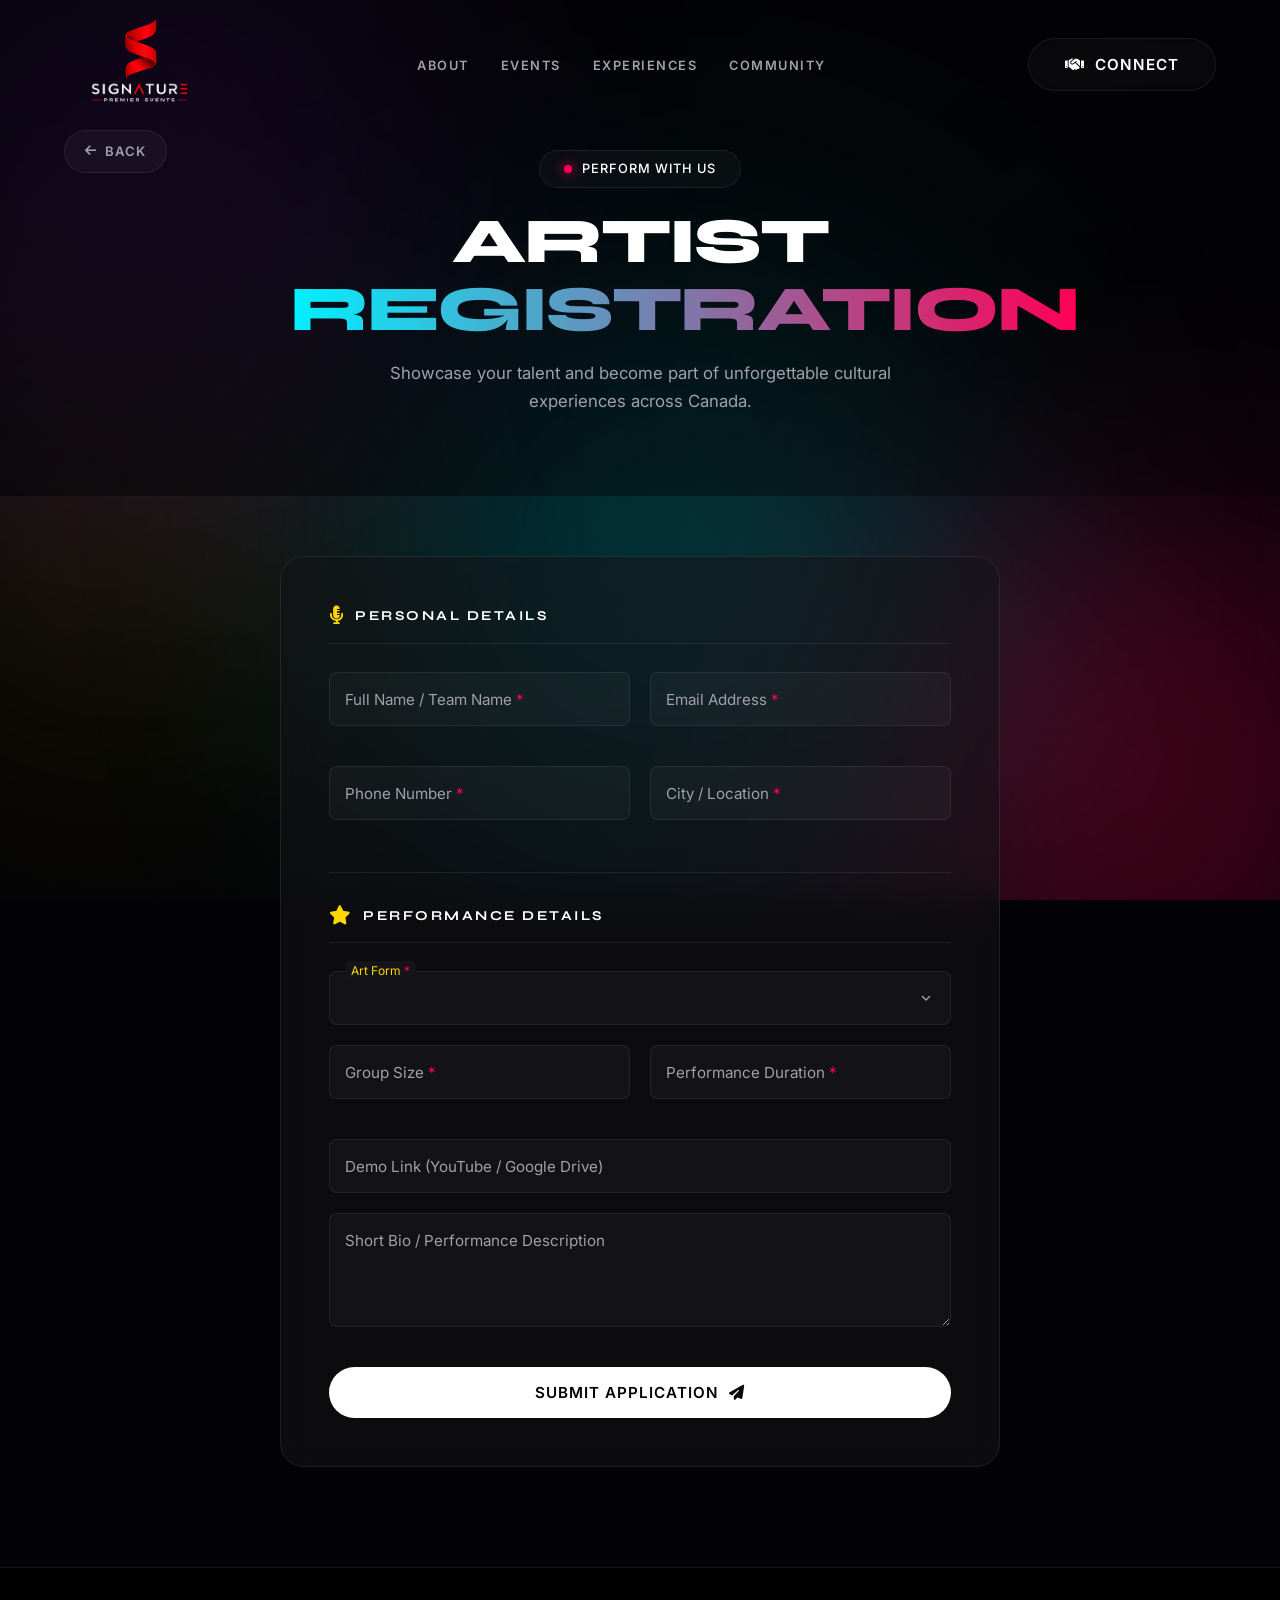
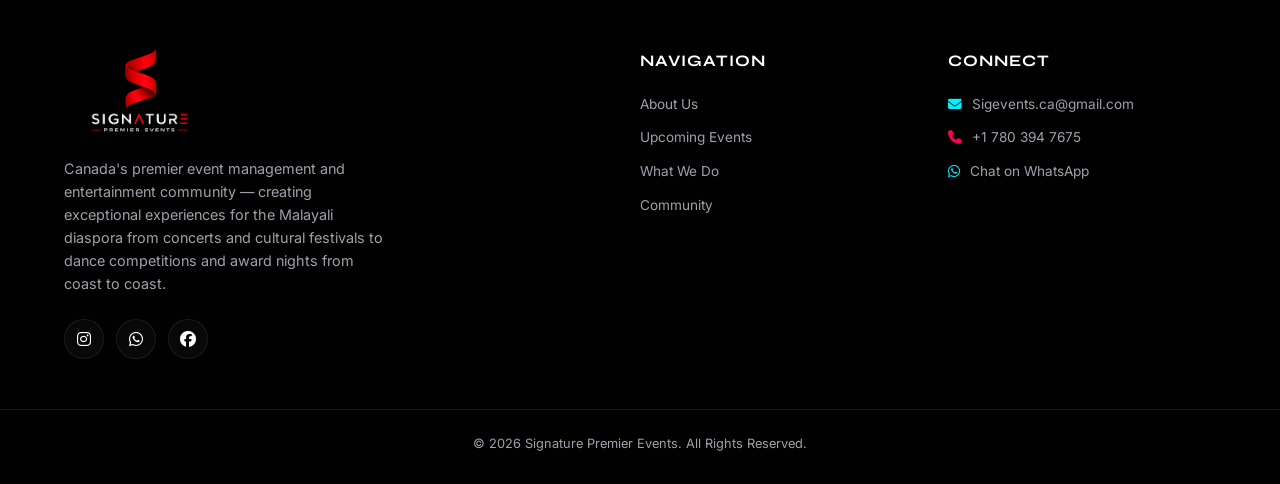
<file: artist-registration.html>
<!DOCTYPE html>
<html lang="en">
<head>
  <meta charset="UTF-8">
  <meta name="viewport" content="width=device-width, initial-scale=1.0">
  <title>Artist Registration | Signature Premier Events</title>
  <meta name="description" content="Register as an artist with Signature Premier Events. Showcase your talent and become part of unforgettable cultural experiences across Canada.">
  <meta name="keywords" content="artist registration, Signature Premier Events, Malayali artist Canada, perform, singer, dancer, musician">

  <!-- Favicon -->
  <link rel="icon" type="image/png" href="images/logo.jpeg">

  <!-- Fonts -->
  <link rel="preconnect" href="https://fonts.googleapis.com">
  <link rel="preconnect" href="https://fonts.gstatic.com" crossorigin>
  <link href="https://fonts.googleapis.com/css2?family=Inter:wght@300;400;500;600&family=Syne:wght@500;600;700;800&display=swap" rel="stylesheet">

  <!-- FontAwesome Icons -->
  <link rel="stylesheet" href="https://cdnjs.cloudflare.com/ajax/libs/font-awesome/6.4.0/css/all.min.css">

  <!-- Stylesheets -->
  <link rel="stylesheet" href="style.css">
  <link rel="stylesheet" href="registration.css">
</head>
<body>

  <!-- FLOATING MUSIC PARTICLES -->
  <div class="particle-container" id="particleContainer"></div>

  <!-- AMBIENT AURORA BACKGROUND -->
  <div class="aurora-container">
    <div class="aurora aurora-1"></div>
    <div class="aurora aurora-2"></div>
    <div class="aurora aurora-3"></div>
    <div class="aurora aurora-4"></div>
  </div>

  <!-- SCROLL PROGRESS BAR -->
  <div class="scroll-progress" id="scrollProgress"></div>

  <!-- ==================== NAVIGATION ==================== -->
  <nav id="navbar">
    <a href="index.html" class="logo-link">
      <img src="images/logo.png" alt="Signature Premier Events Logo" class="brand-logo" id="navLogo">
    </a>

    <ul class="nav-links">
      <li><a href="index.html#about" class="hover-underline">About</a></li>
      <li><a href="index.html#events" class="hover-underline">Events</a></li>
      <li><a href="index.html#services" class="hover-underline">Experiences</a></li>
      <li><a href="index.html#community" class="hover-underline">Community</a></li>
    </ul>

    <div class="nav-actions">
      <button class="btn btn-glass" onclick="openModal('Get In Touch', 'General Enquiry')">
        <i class="fa-solid fa-handshake" aria-hidden="true"></i> Connect
      </button>
      <div class="menu-toggle" onclick="toggleMenu()" aria-label="Open navigation menu" role="button" tabindex="0">
        <i class="fa-solid fa-bars" aria-hidden="true"></i>
      </div>
    </div>
  </nav>

  <!-- MOBILE MENU -->
  <div class="mobile-menu" id="mobileMenu" role="dialog" aria-label="Navigation menu">
    <div class="mobile-close" onclick="toggleMenu()" aria-label="Close navigation menu" role="button" tabindex="0">
      <i class="fa-solid fa-xmark" aria-hidden="true"></i>
    </div>
    <ul>
      <li><a href="index.html#about" onclick="toggleMenu()">About</a></li>
      <li><a href="index.html#events" onclick="toggleMenu()">Events</a></li>
      <li><a href="index.html#services" onclick="toggleMenu()">Experiences</a></li>
      <li><a href="index.html#community" onclick="toggleMenu()">Community</a></li>
    </ul>
    <div class="culture-tag">Rooted in Tradition — Thriving in Canada</div>
  </div>

  <!-- BACK BUTTON -->
  <div class="back-btn-wrap">
    <a href="index.html" class="btn-back" aria-label="Back to homepage">
      <i class="fa-solid fa-arrow-left" aria-hidden="true"></i> Back
    </a>
  </div>

  <!-- ==================== HERO ==================== -->
  <header class="reg-hero" id="hero">
    <div class="hero-overlay-pattern" aria-hidden="true"></div>
    <div class="reg-hero-content reveal">
      <div class="tagline glass-pill">
        <span class="pulse-dot" aria-hidden="true"></span> Perform With Us
      </div>
      <h1 class="hero-title">
        Artist <span class="text-gradient">Registration</span>
      </h1>
      <p class="hero-desc">
        Showcase your talent and become part of unforgettable cultural experiences across Canada.
      </p>
    </div>
  </header>

  <!-- ==================== REGISTRATION FORM ==================== -->
  <section class="reg-form-section" aria-labelledby="artist-form-heading">
    <div class="container">
      <div class="reg-form-wrapper">
        <div class="reg-form-card glass-panel reveal accent-gold">

          <form id="artistForm" action="https://api.web3forms.com/submit" method="POST" onsubmit="handleFormSubmit(event)" novalidate>

            <!-- Web3Forms Hidden Fields -->
            <input type="hidden" name="access_key" value="47f78b4e-8d7f-46b4-9971-584ab32c5a1d">
            <input type="hidden" name="subject" value="Artist Registration - Signature Premier Events">
            <input type="hidden" name="from_page" value="Artist Registration">

            <!-- ── SECTION 1: Personal Details ── -->
            <div class="form-section-label" id="artist-form-heading">
              <i class="fa-solid fa-microphone-lines" aria-hidden="true"></i>
              <h3>Personal Details</h3>
            </div>

            <div class="form-row mb-20">
              <div class="input-group">
                <input type="text" id="art-name" name="name" required placeholder=" " autocomplete="name">
                <label for="art-name">Full Name / Team Name <span class="field-required" aria-label="required">*</span></label>
              </div>
              <div class="input-group">
                <input type="email" id="art-email" name="email" required placeholder=" " autocomplete="email">
                <label for="art-email">Email Address <span class="field-required" aria-label="required">*</span></label>
              </div>
            </div>

            <div class="form-row mb-20">
              <div class="input-group">
                <input type="tel" id="art-phone" name="phone" required placeholder=" " autocomplete="tel">
                <label for="art-phone">Phone Number <span class="field-required" aria-label="required">*</span></label>
              </div>
              <div class="input-group">
                <input type="text" id="art-city" name="city" required placeholder=" " autocomplete="address-level2">
                <label for="art-city">City / Location <span class="field-required" aria-label="required">*</span></label>
              </div>
            </div>

            <!-- ── SECTION 2: Performance Details ── -->
            <div class="form-section-divider">
              <div class="form-section-label">
                <i class="fa-solid fa-star" aria-hidden="true"></i>
                <h3>Performance Details</h3>
              </div>
            </div>

            <div class="input-group mb-20" style="position:relative;">
              <span class="select-label">Art Form <span class="field-required" aria-label="required">*</span></span>
              <select id="art-form" name="art_form" required aria-label="Art Form">
                <option value="" disabled selected></option>
                <option value="Singer">Singer</option>
                <option value="Dance">Dance</option>
                <option value="Instrumentalist">Instrumentalist</option>
                <option value="Band">Band</option>
                <option value="DJ">DJ</option>
                <option value="Stand-up Comedy">Stand-up Comedy</option>
                <option value="Drama">Drama</option>
                <option value="Magic">Magic</option>
                <option value="Other">Other</option>
              </select>
            </div>

            <div class="form-row mb-20">
              <div class="input-group">
                <input type="number" id="art-group-size" name="group_size" required placeholder=" " min="1">
                <label for="art-group-size">Group Size <span class="field-required" aria-label="required">*</span></label>
              </div>
              <div class="input-group">
                <input type="text" id="art-duration" name="performance_duration" required placeholder=" ">
                <label for="art-duration">Performance Duration <span class="field-required" aria-label="required">*</span></label>
              </div>
            </div>

            <div class="input-group mb-20">
              <input type="url" id="art-demo" name="demo_link" placeholder=" ">
              <label for="art-demo">Demo Link (YouTube / Google Drive)</label>
            </div>

            <div class="input-group mb-32">
              <textarea id="art-bio" name="message" rows="4" placeholder=" " autocomplete="off"></textarea>
              <label for="art-bio">Short Bio / Performance Description</label>
            </div>

            <button type="submit" class="btn btn-primary btn-full">
              Submit Application <i class="fa-solid fa-paper-plane" aria-hidden="true"></i>
            </button>

          </form>

        </div>
      </div>
    </div>
  </section>

  <!-- TOAST NOTIFICATION CONTAINER -->
  <div class="toast-container" id="toastContainer" role="status" aria-live="polite"></div>

  <!-- SCROLL TO TOP BUTTON -->
  <button class="scroll-to-top" id="scrollToTop" aria-label="Scroll to top">
    <i class="fa-solid fa-arrow-up" aria-hidden="true"></i>
  </button>

  <!-- ==================== FOOTER ==================== -->
  <footer>
    <div class="container footer-grid">
      <div class="footer-brand">
        <a href="index.html" class="logo-link">
          <img src="images/logo.png" alt="Signature Premier Events" class="brand-logo">
        </a>
        <p>Canada's premier event management and entertainment community — creating exceptional experiences for the Malayali diaspora from concerts and cultural festivals to dance competitions and award nights from coast to coast.</p>
        <div class="social-links">
          <a href="https://www.instagram.com/signature_premier_events.inc?igsh=MThtcjRwZDU3NmR4Nw%3D%3D&utm_source=qr"
             target="_blank" rel="noopener noreferrer" class="glass-icon" aria-label="Follow us on Instagram">
            <i class="fa-brands fa-instagram" aria-hidden="true"></i>
          </a>
          <a href="https://wa.me/17803947675"
             target="_blank" rel="noopener noreferrer" class="glass-icon" aria-label="Contact us on WhatsApp">
            <i class="fa-brands fa-whatsapp" aria-hidden="true"></i>
          </a>
          <a href="https://www.facebook.com/share/1DFVsWZ91C/?mibextid=wwXIfr"
             target="_blank" rel="noopener noreferrer" class="glass-icon" aria-label="Follow us on Facebook">
            <i class="fa-brands fa-facebook" aria-hidden="true"></i>
          </a>
        </div>
      </div>

      <div class="footer-links">
        <h4>Navigation</h4>
        <ul>
          <li><a href="index.html#about">About Us</a></li>
          <li><a href="index.html#events">Upcoming Events</a></li>
          <li><a href="index.html#services">What We Do</a></li>
          <li><a href="index.html#community">Community</a></li>
        </ul>
      </div>

      <div class="footer-contact">
        <h4>Connect</h4>
        <ul>
          <li>
            <i class="fa-solid fa-envelope text-cyan" aria-hidden="true"></i>
            <a href="mailto:Sigevents.ca@gmail.com">Sigevents.ca@gmail.com</a>
          </li>
          <li>
            <i class="fa-solid fa-phone text-pink" aria-hidden="true"></i>
            <a href="tel:+17803947675">+1 780 394 7675</a>
          </li>
          <li>
            <i class="fa-brands fa-whatsapp text-cyan" aria-hidden="true"></i>
            <a href="https://wa.me/17803947675" target="_blank" rel="noopener noreferrer">Chat on WhatsApp</a>
          </li>
        </ul>
      </div>
    </div>
    <div class="footer-bottom">
      <p>&copy; 2026 Signature Premier Events. All Rights Reserved.</p>
    </div>
  </footer>

  <!-- ==================== CONTACT MODAL ==================== -->
  <div class="modal-overlay" id="modalOverlay">
    <div class="modal-content glass-panel">

      <button class="modal-close" onclick="closeModal()" aria-label="Close modal">
        <i class="fa-solid fa-xmark" aria-hidden="true"></i>
      </button>

      <div class="modal-header">
        <h3 id="modalTitle">Get In Touch</h3>
        <p id="modalSub">Complete the form below to get started.</p>
      </div>

      <form id="contactForm" action="https://api.web3forms.com/submit" method="POST" onsubmit="handleFormSubmit(event)" novalidate>
        <input type="hidden" name="access_key" value="47f78b4e-8d7f-46b4-9971-584ab32c5a1d">
        <input type="hidden" name="subject" id="formSubject" value="Website Enquiry">

        <div class="input-group">
          <input type="text" id="modal-name" name="name" required placeholder=" " autocomplete="name">
          <label for="modal-name">Full Name</label>
        </div>
        <div class="input-group">
          <input type="email" id="modal-email" name="email" required placeholder=" " autocomplete="email">
          <label for="modal-email">Email Address</label>
        </div>
        <div class="input-group">
          <input type="tel" id="modal-phone" name="phone" required placeholder=" " autocomplete="tel">
          <label for="modal-phone">Phone / WhatsApp</label>
        </div>
        <div class="input-group">
          <textarea id="modal-notes" name="message" rows="3" placeholder=" " autocomplete="off"></textarea>
          <label for="modal-notes">Links / Portfolio / Notes</label>
        </div>

        <button type="submit" class="btn btn-primary btn-full">
          Submit <i class="fa-solid fa-paper-plane" aria-hidden="true"></i>
        </button>
      </form>

    </div>
  </div>

  <script src="script.js"></script>
</body>
</html>
</file>
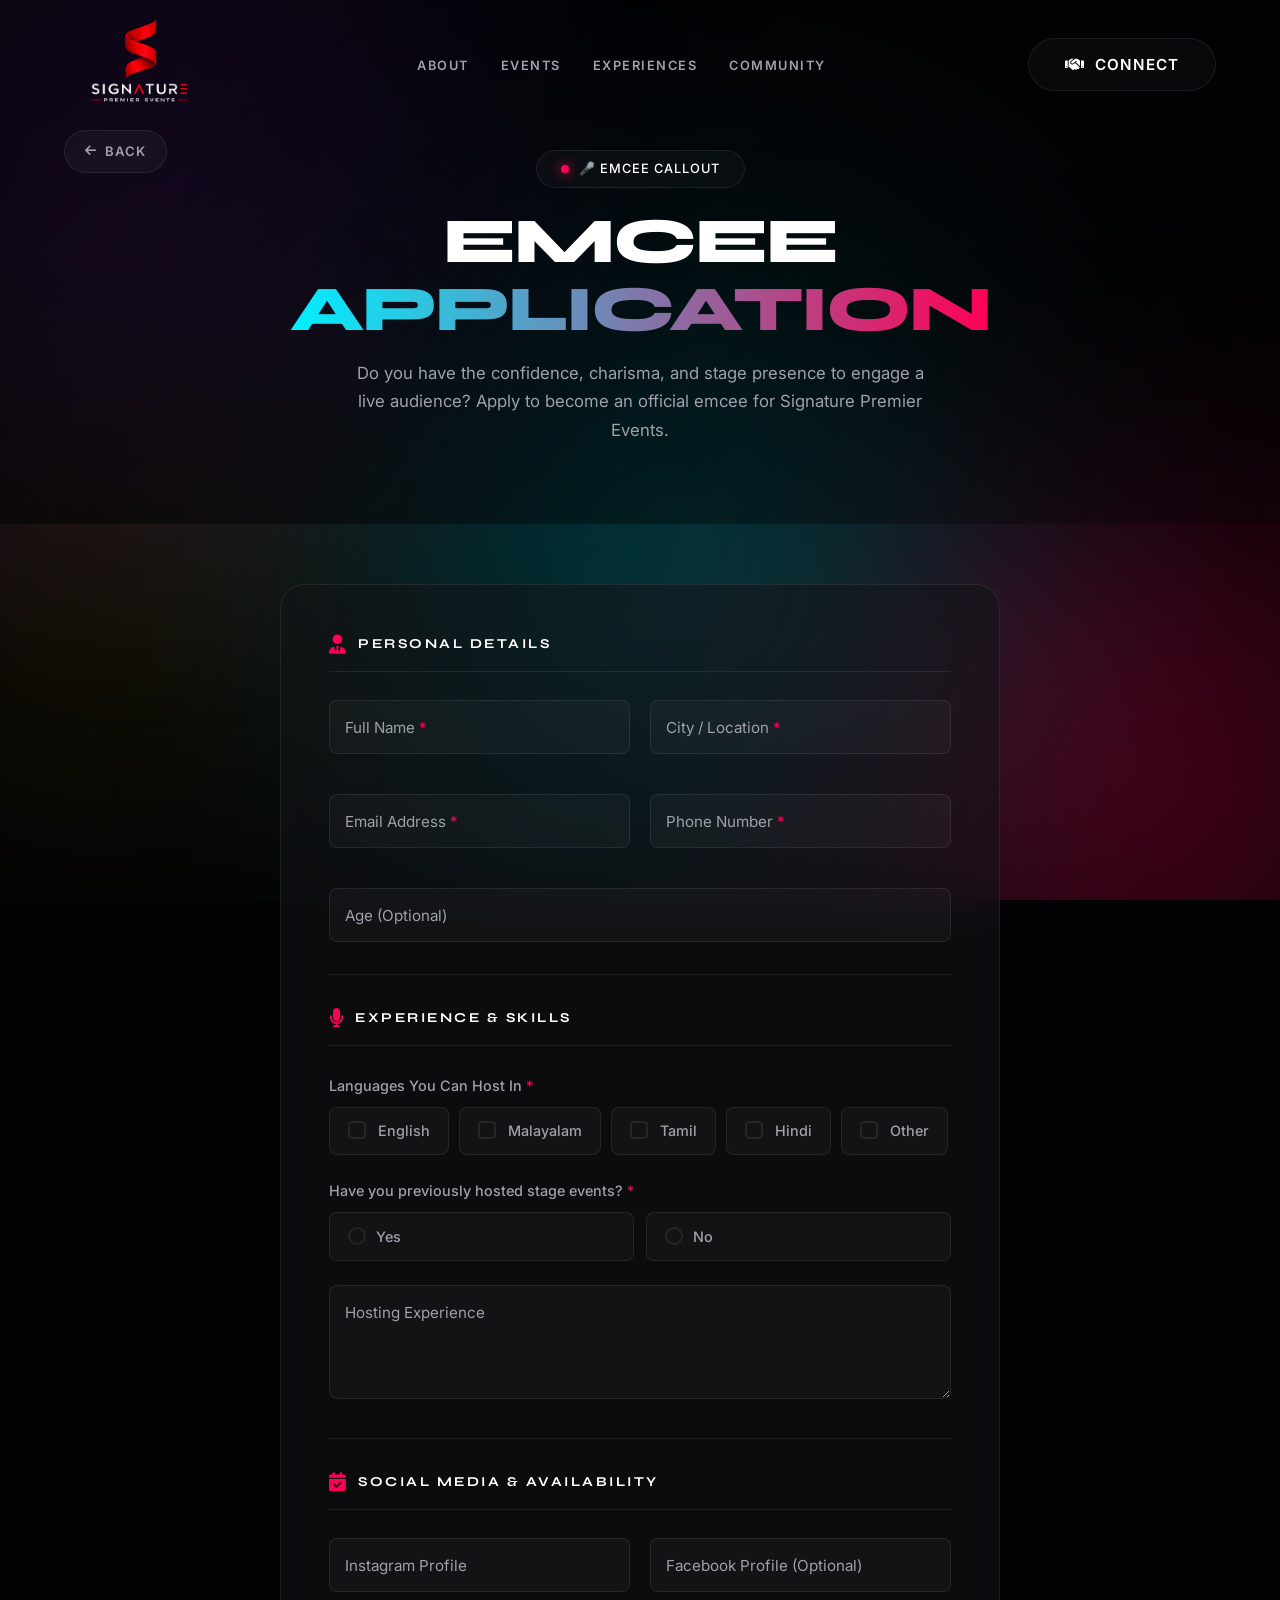
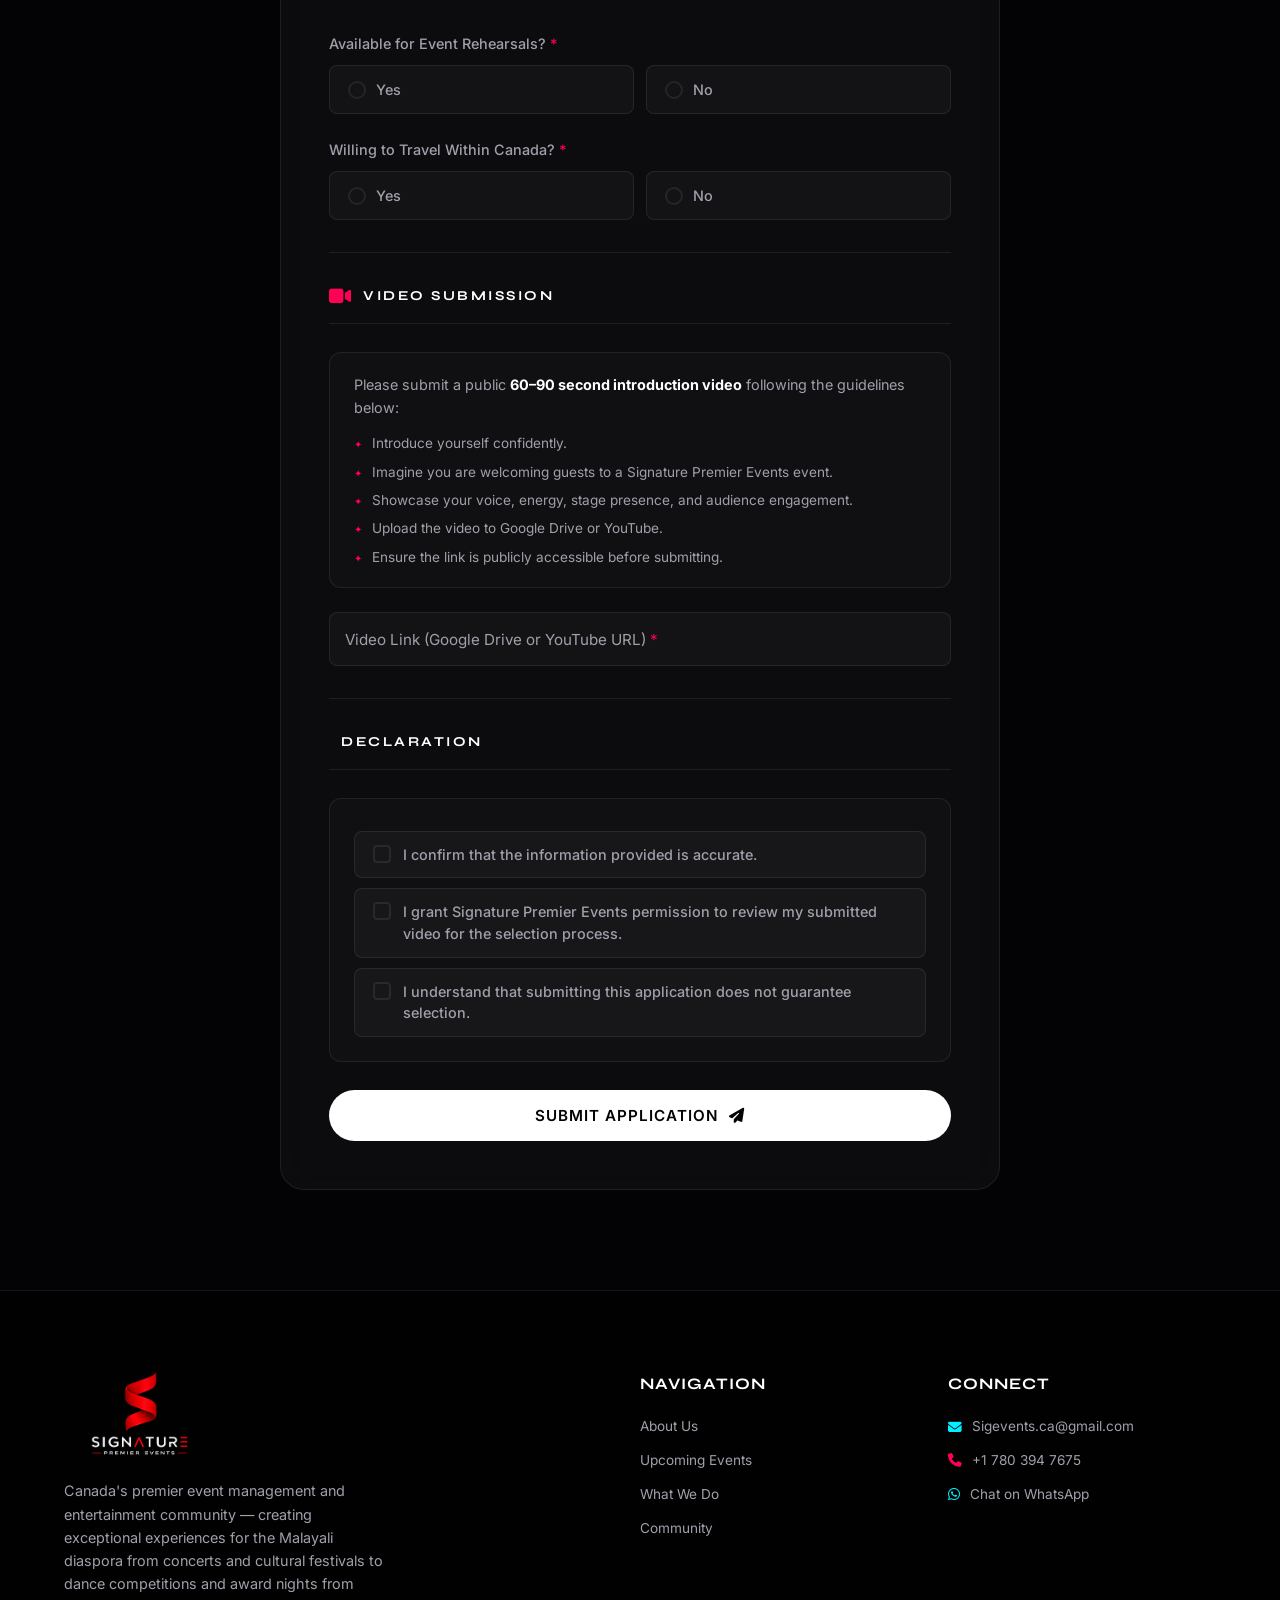
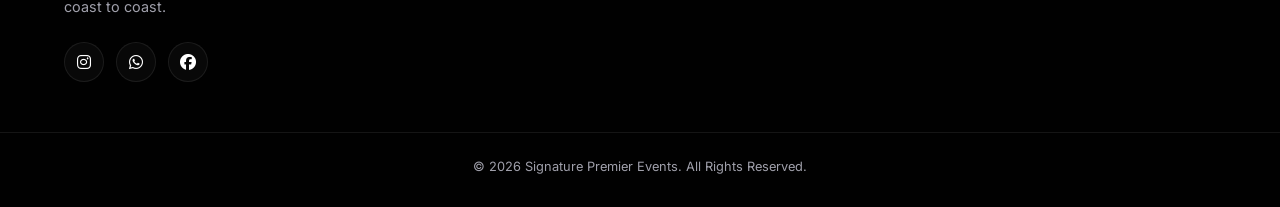
<file: emcee-application.html>
<!DOCTYPE html>
<html lang="en">
<head>
  <meta charset="UTF-8">
  <meta name="viewport" content="width=device-width, initial-scale=1.0">
  <title>Emcee Application | Signature Premier Events</title>
  <meta name="description" content="Apply to become an official emcee for Signature Premier Events. Do you have the confidence, charisma, and stage presence to engage a live audience?">
  <meta name="keywords" content="emcee application, Signature Premier Events, host, MC, Malayali community Canada, stage host">

  <!-- Favicon -->
  <link rel="icon" type="image/png" href="images/logo.jpeg">

  <!-- Fonts -->
  <link rel="preconnect" href="https://fonts.googleapis.com">
  <link rel="preconnect" href="https://fonts.gstatic.com" crossorigin>
  <link href="https://fonts.googleapis.com/css2?family=Inter:wght@300;400;500;600&family=Syne:wght@500;600;700;800&display=swap" rel="stylesheet">

  <!-- FontAwesome Icons -->
  <link rel="stylesheet" href="https://cdnjs.cloudflare.com/ajax/libs/font-awesome/6.4.0/css/all.min.css">

  <!-- Stylesheets -->
  <link rel="stylesheet" href="style.css">
  <link rel="stylesheet" href="registration.css">
</head>
<body>

  <!-- FLOATING MUSIC PARTICLES -->
  <div class="particle-container" id="particleContainer"></div>

  <!-- AMBIENT AURORA BACKGROUND -->
  <div class="aurora-container">
    <div class="aurora aurora-1"></div>
    <div class="aurora aurora-2"></div>
    <div class="aurora aurora-3"></div>
    <div class="aurora aurora-4"></div>
  </div>

  <!-- SCROLL PROGRESS BAR -->
  <div class="scroll-progress" id="scrollProgress"></div>

  <!-- ==================== NAVIGATION ==================== -->
  <nav id="navbar">
    <a href="index.html" class="logo-link">
      <img src="images/logo.png" alt="Signature Premier Events Logo" class="brand-logo" id="navLogo">
    </a>

    <ul class="nav-links">
      <li><a href="index.html#about" class="hover-underline">About</a></li>
      <li><a href="index.html#events" class="hover-underline">Events</a></li>
      <li><a href="index.html#services" class="hover-underline">Experiences</a></li>
      <li><a href="index.html#community" class="hover-underline">Community</a></li>
    </ul>

    <div class="nav-actions">
      <button class="btn btn-glass" onclick="openModal('Get In Touch', 'General Enquiry')">
        <i class="fa-solid fa-handshake" aria-hidden="true"></i> Connect
      </button>
      <div class="menu-toggle" onclick="toggleMenu()" aria-label="Open navigation menu" role="button" tabindex="0">
        <i class="fa-solid fa-bars" aria-hidden="true"></i>
      </div>
    </div>
  </nav>

  <!-- MOBILE MENU -->
  <div class="mobile-menu" id="mobileMenu" role="dialog" aria-label="Navigation menu">
    <div class="mobile-close" onclick="toggleMenu()" aria-label="Close navigation menu" role="button" tabindex="0">
      <i class="fa-solid fa-xmark" aria-hidden="true"></i>
    </div>
    <ul>
      <li><a href="index.html#about" onclick="toggleMenu()">About</a></li>
      <li><a href="index.html#events" onclick="toggleMenu()">Events</a></li>
      <li><a href="index.html#services" onclick="toggleMenu()">Experiences</a></li>
      <li><a href="index.html#community" onclick="toggleMenu()">Community</a></li>
    </ul>
    <div class="culture-tag">Rooted in Tradition — Thriving in Canada</div>
  </div>

  <!-- BACK BUTTON -->
  <div class="back-btn-wrap">
    <a href="index.html" class="btn-back" aria-label="Back to homepage">
      <i class="fa-solid fa-arrow-left" aria-hidden="true"></i> Back
    </a>
  </div>

  <!-- ==================== HERO ==================== -->
  <header class="reg-hero" id="hero">
    <div class="hero-overlay-pattern" aria-hidden="true"></div>
    <div class="reg-hero-content reveal">
      <div class="tagline glass-pill">
        <span class="pulse-dot" aria-hidden="true"></span> 🎤 Emcee Callout
      </div>
      <h1 class="hero-title">
        Emcee <span class="text-gradient">Application</span>
      </h1>
      <p class="hero-desc">
        Do you have the confidence, charisma, and stage presence to engage a live audience? Apply to become an official emcee for Signature Premier Events.
      </p>
    </div>
  </header>

  <!-- ==================== APPLICATION FORM ==================== -->
  <section class="reg-form-section" aria-labelledby="emcee-form-heading">
    <div class="container">
      <div class="reg-form-wrapper">
        <div class="reg-form-card glass-panel reveal accent-pink">

          <form id="emceeForm" action="https://api.web3forms.com/submit" method="POST" onsubmit="handleEmceeSubmit(event)" novalidate>

            <!-- Web3Forms Hidden Fields -->
            <input type="hidden" name="access_key" value="47f78b4e-8d7f-46b4-9971-584ab32c5a1d">
            <input type="hidden" name="subject" value="Emcee Application - Signature Premier Events">
            <input type="hidden" name="from_page" value="Emcee Application">

            <!-- ══════════════════════════════════════════
                 SECTION 1 — PERSONAL DETAILS
            ══════════════════════════════════════════ -->
            <div class="form-section-label" id="emcee-form-heading">
              <i class="fa-solid fa-user-tie" aria-hidden="true"></i>
              <h3>Personal Details</h3>
            </div>

            <div class="form-row mb-20">
              <div class="input-group">
                <input type="text" id="em-name" name="name" required placeholder=" " autocomplete="name">
                <label for="em-name">Full Name <span class="field-required" aria-label="required">*</span></label>
              </div>
              <div class="input-group">
                <input type="text" id="em-city" name="city" required placeholder=" " autocomplete="address-level2">
                <label for="em-city">City / Location <span class="field-required" aria-label="required">*</span></label>
              </div>
            </div>

            <div class="form-row mb-20">
              <div class="input-group">
                <input type="email" id="em-email" name="email" required placeholder=" " autocomplete="email">
                <label for="em-email">Email Address <span class="field-required" aria-label="required">*</span></label>
              </div>
              <div class="input-group">
                <input type="tel" id="em-phone" name="phone" required placeholder=" " autocomplete="tel">
                <label for="em-phone">Phone Number <span class="field-required" aria-label="required">*</span></label>
              </div>
            </div>

            <div class="input-group mb-20">
              <input type="number" id="em-age" name="age" placeholder=" " min="16" max="100">
              <label for="em-age">Age (Optional)</label>
            </div>

            <!-- ══════════════════════════════════════════
                 SECTION 2 — EXPERIENCE & SKILLS
            ══════════════════════════════════════════ -->
            <div class="form-section-divider">
              <div class="form-section-label">
                <i class="fa-solid fa-microphone" aria-hidden="true"></i>
                <h3>Experience &amp; Skills</h3>
              </div>
            </div>

            <div class="mb-24">
              <span class="field-group-label" id="languages-label">
                Languages You Can Host In <span class="field-required" aria-label="required">*</span>
              </span>
              <div class="checkbox-group inline" role="group" aria-labelledby="languages-label">
                <label class="checkbox-option inline-item">
                  <input type="checkbox" name="language_english" value="English" id="lang-en">
                  <span>English</span>
                </label>
                <label class="checkbox-option inline-item">
                  <input type="checkbox" name="language_malayalam" value="Malayalam" id="lang-ml">
                  <span>Malayalam</span>
                </label>
                <label class="checkbox-option inline-item">
                  <input type="checkbox" name="language_tamil" value="Tamil" id="lang-ta">
                  <span>Tamil</span>
                </label>
                <label class="checkbox-option inline-item">
                  <input type="checkbox" name="language_hindi" value="Hindi" id="lang-hi">
                  <span>Hindi</span>
                </label>
                <label class="checkbox-option inline-item">
                  <input type="checkbox" name="language_other" value="Other" id="lang-other">
                  <span>Other</span>
                </label>
              </div>
            </div>

            <div class="mb-24">
              <span class="radio-label" id="prev-hosting-label">
                Have you previously hosted stage events? <span class="field-required" aria-label="required">*</span>
              </span>
              <div class="radio-group" role="radiogroup" aria-labelledby="prev-hosting-label">
                <label class="radio-option">
                  <input type="radio" name="previously_hosted" value="Yes" required>
                  <span>Yes</span>
                </label>
                <label class="radio-option">
                  <input type="radio" name="previously_hosted" value="No">
                  <span>No</span>
                </label>
              </div>
            </div>

            <div class="input-group mb-20">
              <textarea id="em-experience" name="hosting_experience" rows="4" placeholder="Tell us about your hosting experience..." autocomplete="off"></textarea>
              <label for="em-experience">Hosting Experience</label>
            </div>

            <!-- ══════════════════════════════════════════
                 SECTION 3 — SOCIAL MEDIA & AVAILABILITY
            ══════════════════════════════════════════ -->
            <div class="form-section-divider">
              <div class="form-section-label">
                <i class="fa-solid fa-calendar-check" aria-hidden="true"></i>
                <h3>Social Media &amp; Availability</h3>
              </div>
            </div>

            <div class="form-row mb-20">
              <div class="input-group">
                <input type="url" id="em-instagram" name="instagram_profile" placeholder=" ">
                <label for="em-instagram">Instagram Profile</label>
              </div>
              <div class="input-group">
                <input type="url" id="em-facebook" name="facebook_profile" placeholder=" ">
                <label for="em-facebook">Facebook Profile (Optional)</label>
              </div>
            </div>

            <div class="mb-24">
              <span class="radio-label" id="rehearsals-label">
                Available for Event Rehearsals? <span class="field-required" aria-label="required">*</span>
              </span>
              <div class="radio-group" role="radiogroup" aria-labelledby="rehearsals-label">
                <label class="radio-option">
                  <input type="radio" name="available_rehearsals" value="Yes" required>
                  <span>Yes</span>
                </label>
                <label class="radio-option">
                  <input type="radio" name="available_rehearsals" value="No">
                  <span>No</span>
                </label>
              </div>
            </div>

            <div class="mb-24">
              <span class="radio-label" id="travel-label">
                Willing to Travel Within Canada? <span class="field-required" aria-label="required">*</span>
              </span>
              <div class="radio-group" role="radiogroup" aria-labelledby="travel-label">
                <label class="radio-option">
                  <input type="radio" name="willing_to_travel" value="Yes" required>
                  <span>Yes</span>
                </label>
                <label class="radio-option">
                  <input type="radio" name="willing_to_travel" value="No">
                  <span>No</span>
                </label>
              </div>
            </div>

            <!-- ══════════════════════════════════════════
                 SECTION 4 — VIDEO SUBMISSION
            ══════════════════════════════════════════ -->
            <div class="form-section-divider">
              <div class="form-section-label">
                <i class="fa-solid fa-video" aria-hidden="true"></i>
                <h3>Video Submission</h3>
              </div>
            </div>

            <div class="video-instruction-box">
              <p>Please submit a public <strong style="color:var(--color-white);">60–90 second introduction video</strong> following the guidelines below:</p>
              <ul>
                <li>Introduce yourself confidently.</li>
                <li>Imagine you are welcoming guests to a Signature Premier Events event.</li>
                <li>Showcase your voice, energy, stage presence, and audience engagement.</li>
                <li>Upload the video to Google Drive or YouTube.</li>
                <li>Ensure the link is publicly accessible before submitting.</li>
              </ul>
            </div>

            <div class="input-group mb-32">
              <input type="text" id="em-video" name="video_link" required placeholder=" " autocomplete="off">
              <label for="em-video">Video Link (Google Drive or YouTube URL) <span class="field-required" aria-label="required">*</span></label>
            </div>

            <!-- ══════════════════════════════════════════
                 SECTION 5 — DECLARATION
            ══════════════════════════════════════════ -->
            <div class="form-section-divider">
              <div class="form-section-label">
                <i class="fa-solid fa-shield-check" aria-hidden="true"></i>
                <h3>Declaration</h3>
              </div>
            </div>

            <div class="declaration-box mb-32">
              <div class="checkbox-group">
                <label class="checkbox-option">
                  <input type="checkbox" name="declaration_accurate" value="confirmed" id="decl-1" required>
                  <span>I confirm that the information provided is accurate.</span>
                </label>
                <label class="checkbox-option">
                  <input type="checkbox" name="declaration_video_permission" value="confirmed" id="decl-2" required>
                  <span>I grant Signature Premier Events permission to review my submitted video for the selection process.</span>
                </label>
                <label class="checkbox-option">
                  <input type="checkbox" name="declaration_no_guarantee" value="confirmed" id="decl-3" required>
                  <span>I understand that submitting this application does not guarantee selection.</span>
                </label>
              </div>
            </div>

            <button type="submit" class="btn btn-primary btn-full">
              Submit Application <i class="fa-solid fa-paper-plane" aria-hidden="true"></i>
            </button>

          </form>

        </div>
      </div>
    </div>
  </section>

  <!-- TOAST NOTIFICATION CONTAINER -->
  <div class="toast-container" id="toastContainer" role="status" aria-live="polite"></div>

  <!-- SCROLL TO TOP BUTTON -->
  <button class="scroll-to-top" id="scrollToTop" aria-label="Scroll to top">
    <i class="fa-solid fa-arrow-up" aria-hidden="true"></i>
  </button>

  <!-- ==================== FOOTER ==================== -->
  <footer>
    <div class="container footer-grid">
      <div class="footer-brand">
        <a href="index.html" class="logo-link">
          <img src="images/logo.png" alt="Signature Premier Events" class="brand-logo">
        </a>
        <p>Canada's premier event management and entertainment community — creating exceptional experiences for the Malayali diaspora from concerts and cultural festivals to dance competitions and award nights from coast to coast.</p>
        <div class="social-links">
          <a href="https://www.instagram.com/signature_premier_events.inc?igsh=MThtcjRwZDU3NmR4Nw%3D%3D&utm_source=qr"
             target="_blank" rel="noopener noreferrer" class="glass-icon" aria-label="Follow us on Instagram">
            <i class="fa-brands fa-instagram" aria-hidden="true"></i>
          </a>
          <a href="https://wa.me/17803947675"
             target="_blank" rel="noopener noreferrer" class="glass-icon" aria-label="Contact us on WhatsApp">
            <i class="fa-brands fa-whatsapp" aria-hidden="true"></i>
          </a>
          <a href="https://www.facebook.com/share/1DFVsWZ91C/?mibextid=wwXIfr"
             target="_blank" rel="noopener noreferrer" class="glass-icon" aria-label="Follow us on Facebook">
            <i class="fa-brands fa-facebook" aria-hidden="true"></i>
          </a>
        </div>
      </div>

      <div class="footer-links">
        <h4>Navigation</h4>
        <ul>
          <li><a href="index.html#about">About Us</a></li>
          <li><a href="index.html#events">Upcoming Events</a></li>
          <li><a href="index.html#services">What We Do</a></li>
          <li><a href="index.html#community">Community</a></li>
        </ul>
      </div>

      <div class="footer-contact">
        <h4>Connect</h4>
        <ul>
          <li>
            <i class="fa-solid fa-envelope text-cyan" aria-hidden="true"></i>
            <a href="mailto:Sigevents.ca@gmail.com">Sigevents.ca@gmail.com</a>
          </li>
          <li>
            <i class="fa-solid fa-phone text-pink" aria-hidden="true"></i>
            <a href="tel:+17803947675">+1 780 394 7675</a>
          </li>
          <li>
            <i class="fa-brands fa-whatsapp text-cyan" aria-hidden="true"></i>
            <a href="https://wa.me/17803947675" target="_blank" rel="noopener noreferrer">Chat on WhatsApp</a>
          </li>
        </ul>
      </div>
    </div>
    <div class="footer-bottom">
      <p>&copy; 2026 Signature Premier Events. All Rights Reserved.</p>
    </div>
  </footer>

  <!-- ==================== CONTACT MODAL ==================== -->
  <div class="modal-overlay" id="modalOverlay">
    <div class="modal-content glass-panel">

      <button class="modal-close" onclick="closeModal()" aria-label="Close modal">
        <i class="fa-solid fa-xmark" aria-hidden="true"></i>
      </button>

      <div class="modal-header">
        <h3 id="modalTitle">Get In Touch</h3>
        <p id="modalSub">Complete the form below to get started.</p>
      </div>

      <form id="contactForm" action="https://api.web3forms.com/submit" method="POST" onsubmit="handleFormSubmit(event)" novalidate>
        <input type="hidden" name="access_key" value="47f78b4e-8d7f-46b4-9971-584ab32c5a1d">
        <input type="hidden" name="subject" id="formSubject" value="Website Enquiry">

        <div class="input-group">
          <input type="text" id="modal-name" name="name" required placeholder=" " autocomplete="name">
          <label for="modal-name">Full Name</label>
        </div>
        <div class="input-group">
          <input type="email" id="modal-email" name="email" required placeholder=" " autocomplete="email">
          <label for="modal-email">Email Address</label>
        </div>
        <div class="input-group">
          <input type="tel" id="modal-phone" name="phone" required placeholder=" " autocomplete="tel">
          <label for="modal-phone">Phone / WhatsApp</label>
        </div>
        <div class="input-group">
          <textarea id="modal-notes" name="message" rows="3" placeholder=" " autocomplete="off"></textarea>
          <label for="modal-notes">Links / Portfolio / Notes</label>
        </div>

        <button type="submit" class="btn btn-primary btn-full">
          Submit <i class="fa-solid fa-paper-plane" aria-hidden="true"></i>
        </button>
      </form>

    </div>
  </div>

  <script src="script.js"></script>
  <script>
    /**
     * Emcee-specific pre-submit validation:
     *  1. At least one language checkbox must be selected.
     *  2. All three declaration checkboxes must be confirmed.
     *  3. Then delegates to the shared handleFormSubmit() for field-level validation
     *     (required text, email, phone, radio groups, etc.) and Web3Forms submission.
     */
    function handleEmceeSubmit(e) {
      e.preventDefault();
      const form = e.target;

      // ── Clear any previous errors first ──
      clearFormErrors(form);

      let hasError = false;

      // ── 1. Language checkboxes: at least one must be selected ──
      const checkedLangs = form.querySelectorAll('input[name^="language_"]:checked');
      if (checkedLangs.length === 0) {
        hasError = true;
        const langGroup = form.querySelector('[aria-labelledby="languages-label"]');
        if (langGroup) {
          langGroup.classList.add('field-error');

          // Add error message below the group
          const wrapper = langGroup.parentElement;
          if (wrapper && !wrapper.querySelector('.error-msg')) {
            const msg = document.createElement('span');
            msg.className = 'error-msg';
            msg.setAttribute('role', 'alert');
            msg.textContent = 'Please select at least one language.';
            wrapper.appendChild(msg);
          }

          // Auto-clear when any language is checked
          form.querySelectorAll('input[name^="language_"]').forEach(cb => {
            cb.addEventListener('change', function onLangChange() {
              if (form.querySelectorAll('input[name^="language_"]:checked').length > 0) {
                langGroup.classList.remove('field-error');
                const errMsg = langGroup.parentElement && langGroup.parentElement.querySelector('.error-msg');
                if (errMsg) errMsg.remove();
              }
              cb.removeEventListener('change', onLangChange);
            });
          });

          langGroup.scrollIntoView({ behavior: 'smooth', block: 'center' });
        }
      }

      // ── 2. Declaration checkboxes: all three must be checked ──
      const allDeclarations = form.querySelectorAll('input[name^="declaration_"]');
      const unchecked = [...allDeclarations].filter(d => !d.checked);
      if (unchecked.length > 0) {
        if (!hasError) hasError = true;
        const declBox = form.querySelector('.declaration-box');
        if (declBox) {
          declBox.classList.add('field-error');

          if (!declBox.querySelector('.error-msg')) {
            const msg = document.createElement('span');
            msg.className = 'error-msg';
            msg.setAttribute('role', 'alert');
            msg.textContent = 'Please confirm all three declarations before submitting.';
            declBox.appendChild(msg);
          }

          // Auto-clear when all are checked
          allDeclarations.forEach(decl => {
            decl.addEventListener('change', () => {
              if ([...allDeclarations].every(d => d.checked)) {
                declBox.classList.remove('field-error');
                const errMsg = declBox.querySelector('.error-msg');
                if (errMsg) errMsg.remove();
              }
            });
          });

          // Only scroll to declaration if language was already OK
          if (checkedLangs.length > 0) {
            unchecked[0].scrollIntoView({ behavior: 'smooth', block: 'center' });
          }
        }
      }

      // ── 3. If emcee-specific errors found, show toast + shake and stop ──
      if (hasError) {
        showToast('Please complete all required fields and confirmations.', 'error');
        const submitBtn = form.querySelector('button[type="submit"]');
        if (submitBtn) {
          submitBtn.classList.add('form-shake');
          submitBtn.addEventListener('animationend', () => submitBtn.classList.remove('form-shake'), { once: true });
        }
        return;
      }

      // ── 4. Pass to shared handler for remaining field validation + submission ──
      handleFormSubmit(e);
    }
  </script>
</body>
</html>
</file>
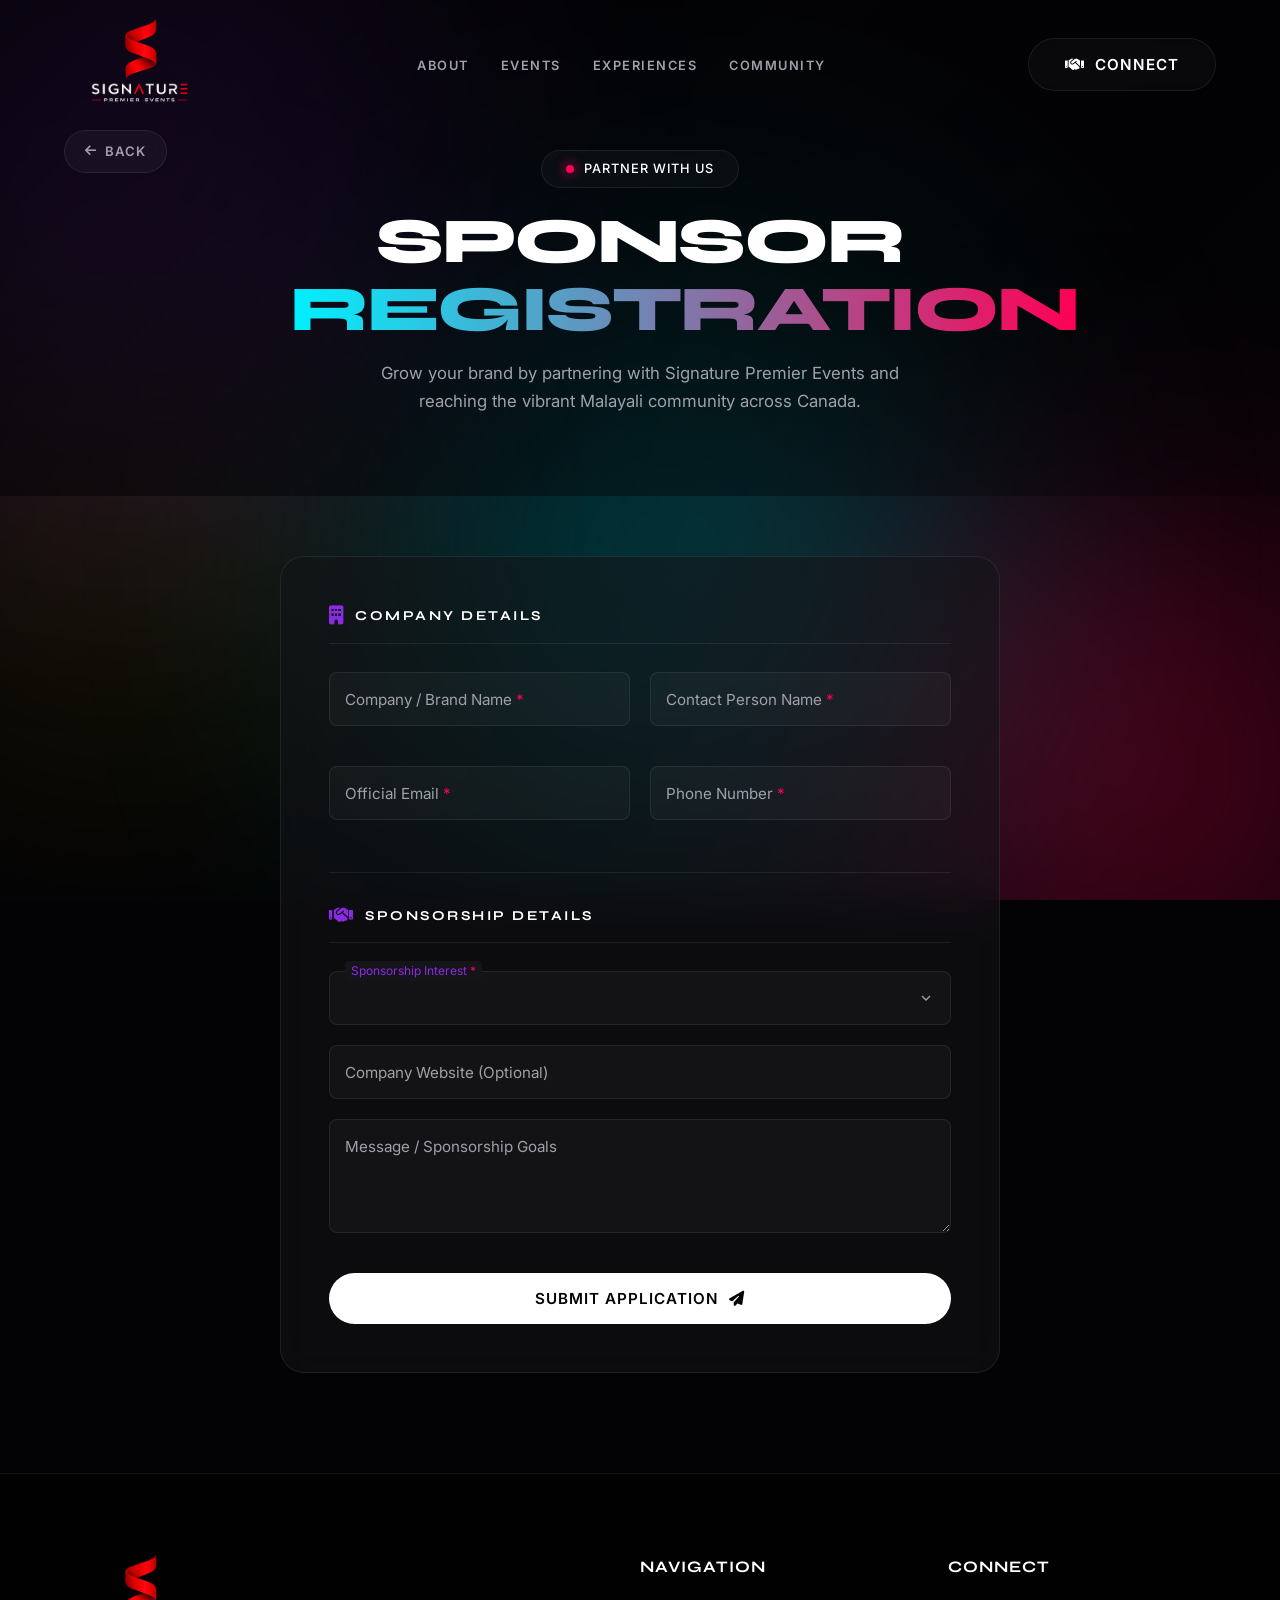
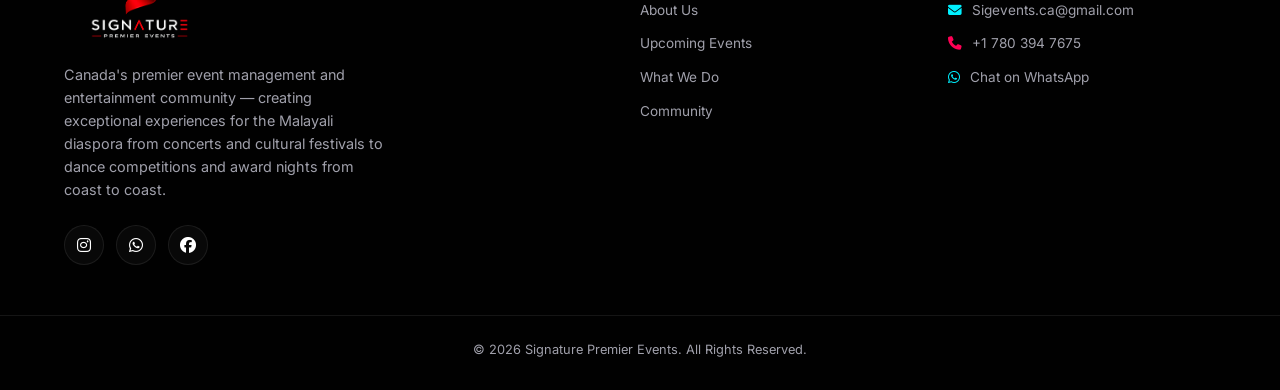
<file: sponsor-registration.html>
<!DOCTYPE html>
<html lang="en">
<head>
  <meta charset="UTF-8">
  <meta name="viewport" content="width=device-width, initial-scale=1.0">
  <title>Sponsor Registration | Signature Premier Events</title>
  <meta name="description" content="Partner with Signature Premier Events as a sponsor. Grow your brand by reaching the vibrant Malayali community across Canada.">
  <meta name="keywords" content="sponsor, Signature Premier Events, brand partnership, Malayali community Canada, sponsorship">

  <!-- Favicon -->
  <link rel="icon" type="image/png" href="images/logo.jpeg">

  <!-- Fonts -->
  <link rel="preconnect" href="https://fonts.googleapis.com">
  <link rel="preconnect" href="https://fonts.gstatic.com" crossorigin>
  <link href="https://fonts.googleapis.com/css2?family=Inter:wght@300;400;500;600&family=Syne:wght@500;600;700;800&display=swap" rel="stylesheet">

  <!-- FontAwesome Icons -->
  <link rel="stylesheet" href="https://cdnjs.cloudflare.com/ajax/libs/font-awesome/6.4.0/css/all.min.css">

  <!-- Stylesheets -->
  <link rel="stylesheet" href="style.css">
  <link rel="stylesheet" href="registration.css">
</head>
<body>

  <!-- FLOATING MUSIC PARTICLES -->
  <div class="particle-container" id="particleContainer"></div>

  <!-- AMBIENT AURORA BACKGROUND -->
  <div class="aurora-container">
    <div class="aurora aurora-1"></div>
    <div class="aurora aurora-2"></div>
    <div class="aurora aurora-3"></div>
    <div class="aurora aurora-4"></div>
  </div>

  <!-- SCROLL PROGRESS BAR -->
  <div class="scroll-progress" id="scrollProgress"></div>

  <!-- ==================== NAVIGATION ==================== -->
  <nav id="navbar">
    <a href="index.html" class="logo-link">
      <img src="images/logo.png" alt="Signature Premier Events Logo" class="brand-logo" id="navLogo">
    </a>

    <ul class="nav-links">
      <li><a href="index.html#about" class="hover-underline">About</a></li>
      <li><a href="index.html#events" class="hover-underline">Events</a></li>
      <li><a href="index.html#services" class="hover-underline">Experiences</a></li>
      <li><a href="index.html#community" class="hover-underline">Community</a></li>
    </ul>

    <div class="nav-actions">
      <button class="btn btn-glass" onclick="openModal('Get In Touch', 'General Enquiry')">
        <i class="fa-solid fa-handshake" aria-hidden="true"></i> Connect
      </button>
      <div class="menu-toggle" onclick="toggleMenu()" aria-label="Open navigation menu" role="button" tabindex="0">
        <i class="fa-solid fa-bars" aria-hidden="true"></i>
      </div>
    </div>
  </nav>

  <!-- MOBILE MENU -->
  <div class="mobile-menu" id="mobileMenu" role="dialog" aria-label="Navigation menu">
    <div class="mobile-close" onclick="toggleMenu()" aria-label="Close navigation menu" role="button" tabindex="0">
      <i class="fa-solid fa-xmark" aria-hidden="true"></i>
    </div>
    <ul>
      <li><a href="index.html#about" onclick="toggleMenu()">About</a></li>
      <li><a href="index.html#events" onclick="toggleMenu()">Events</a></li>
      <li><a href="index.html#services" onclick="toggleMenu()">Experiences</a></li>
      <li><a href="index.html#community" onclick="toggleMenu()">Community</a></li>
    </ul>
    <div class="culture-tag">Rooted in Tradition — Thriving in Canada</div>
  </div>

  <!-- BACK BUTTON -->
  <div class="back-btn-wrap">
    <a href="index.html" class="btn-back" aria-label="Back to homepage">
      <i class="fa-solid fa-arrow-left" aria-hidden="true"></i> Back
    </a>
  </div>

  <!-- ==================== HERO ==================== -->
  <header class="reg-hero" id="hero">
    <div class="hero-overlay-pattern" aria-hidden="true"></div>
    <div class="reg-hero-content reveal">
      <div class="tagline glass-pill">
        <span class="pulse-dot" aria-hidden="true"></span> Partner With Us
      </div>
      <h1 class="hero-title">
        Sponsor <span class="text-gradient">Registration</span>
      </h1>
      <p class="hero-desc">
        Grow your brand by partnering with Signature Premier Events and reaching the vibrant Malayali community across Canada.
      </p>
    </div>
  </header>

  <!-- ==================== REGISTRATION FORM ==================== -->
  <section class="reg-form-section" aria-labelledby="sponsor-form-heading">
    <div class="container">
      <div class="reg-form-wrapper">
        <div class="reg-form-card glass-panel reveal accent-purple">

          <form id="sponsorForm" action="https://api.web3forms.com/submit" method="POST" onsubmit="handleFormSubmit(event)" novalidate>

            <!-- Web3Forms Hidden Fields -->
            <input type="hidden" name="access_key" value="47f78b4e-8d7f-46b4-9971-584ab32c5a1d">
            <input type="hidden" name="subject" value="Sponsor Registration - Signature Premier Events">
            <input type="hidden" name="from_page" value="Sponsor Registration">

            <!-- ── SECTION 1: Company Details ── -->
            <div class="form-section-label" id="sponsor-form-heading">
              <i class="fa-solid fa-building" aria-hidden="true"></i>
              <h3>Company Details</h3>
            </div>

            <div class="form-row mb-20">
              <div class="input-group">
                <input type="text" id="spon-company" name="company_name" required placeholder=" ">
                <label for="spon-company">Company / Brand Name <span class="field-required" aria-label="required">*</span></label>
              </div>
              <div class="input-group">
                <input type="text" id="spon-contact" name="name" required placeholder=" " autocomplete="name">
                <label for="spon-contact">Contact Person Name <span class="field-required" aria-label="required">*</span></label>
              </div>
            </div>

            <div class="form-row mb-20">
              <div class="input-group">
                <input type="email" id="spon-email" name="email" required placeholder=" " autocomplete="email">
                <label for="spon-email">Official Email <span class="field-required" aria-label="required">*</span></label>
              </div>
              <div class="input-group">
                <input type="tel" id="spon-phone" name="phone" required placeholder=" " autocomplete="tel">
                <label for="spon-phone">Phone Number <span class="field-required" aria-label="required">*</span></label>
              </div>
            </div>

            <!-- ── SECTION 2: Sponsorship Details ── -->
            <div class="form-section-divider">
              <div class="form-section-label">
                <i class="fa-solid fa-handshake" aria-hidden="true"></i>
                <h3>Sponsorship Details</h3>
              </div>
            </div>

            <div class="input-group mb-20" style="position:relative;">
              <span class="select-label">Sponsorship Interest <span class="field-required" aria-label="required">*</span></span>
              <select id="spon-interest" name="sponsorship_interest" required aria-label="Sponsorship Interest">
                <option value="" disabled selected></option>
                <option value="Title Sponsor">Title Sponsor</option>
                <option value="Gold Sponsor">Gold Sponsor</option>
                <option value="Silver Sponsor">Silver Sponsor</option>
                <option value="Event Partner">Event Partner</option>
                <option value="Booth / Stall">Booth / Stall</option>
                <option value="Other">Other</option>
              </select>
            </div>

            <div class="input-group mb-20">
              <input type="url" id="spon-website" name="company_website" placeholder=" ">
              <label for="spon-website">Company Website (Optional)</label>
            </div>

            <div class="input-group mb-32">
              <textarea id="spon-message" name="message" rows="4" placeholder=" " autocomplete="off"></textarea>
              <label for="spon-message">Message / Sponsorship Goals</label>
            </div>

            <button type="submit" class="btn btn-primary btn-full">
              Submit Application <i class="fa-solid fa-paper-plane" aria-hidden="true"></i>
            </button>

          </form>

        </div>
      </div>
    </div>
  </section>

  <!-- TOAST NOTIFICATION CONTAINER -->
  <div class="toast-container" id="toastContainer" role="status" aria-live="polite"></div>

  <!-- SCROLL TO TOP BUTTON -->
  <button class="scroll-to-top" id="scrollToTop" aria-label="Scroll to top">
    <i class="fa-solid fa-arrow-up" aria-hidden="true"></i>
  </button>

  <!-- ==================== FOOTER ==================== -->
  <footer>
    <div class="container footer-grid">
      <div class="footer-brand">
        <a href="index.html" class="logo-link">
          <img src="images/logo.png" alt="Signature Premier Events" class="brand-logo">
        </a>
        <p>Canada's premier event management and entertainment community — creating exceptional experiences for the Malayali diaspora from concerts and cultural festivals to dance competitions and award nights from coast to coast.</p>
        <div class="social-links">
          <a href="https://www.instagram.com/signature_premier_events.inc?igsh=MThtcjRwZDU3NmR4Nw%3D%3D&utm_source=qr"
             target="_blank" rel="noopener noreferrer" class="glass-icon" aria-label="Follow us on Instagram">
            <i class="fa-brands fa-instagram" aria-hidden="true"></i>
          </a>
          <a href="https://wa.me/17803947675"
             target="_blank" rel="noopener noreferrer" class="glass-icon" aria-label="Contact us on WhatsApp">
            <i class="fa-brands fa-whatsapp" aria-hidden="true"></i>
          </a>
          <a href="https://www.facebook.com/share/1DFVsWZ91C/?mibextid=wwXIfr"
             target="_blank" rel="noopener noreferrer" class="glass-icon" aria-label="Follow us on Facebook">
            <i class="fa-brands fa-facebook" aria-hidden="true"></i>
          </a>
        </div>
      </div>

      <div class="footer-links">
        <h4>Navigation</h4>
        <ul>
          <li><a href="index.html#about">About Us</a></li>
          <li><a href="index.html#events">Upcoming Events</a></li>
          <li><a href="index.html#services">What We Do</a></li>
          <li><a href="index.html#community">Community</a></li>
        </ul>
      </div>

      <div class="footer-contact">
        <h4>Connect</h4>
        <ul>
          <li>
            <i class="fa-solid fa-envelope text-cyan" aria-hidden="true"></i>
            <a href="mailto:Sigevents.ca@gmail.com">Sigevents.ca@gmail.com</a>
          </li>
          <li>
            <i class="fa-solid fa-phone text-pink" aria-hidden="true"></i>
            <a href="tel:+17803947675">+1 780 394 7675</a>
          </li>
          <li>
            <i class="fa-brands fa-whatsapp text-cyan" aria-hidden="true"></i>
            <a href="https://wa.me/17803947675" target="_blank" rel="noopener noreferrer">Chat on WhatsApp</a>
          </li>
        </ul>
      </div>
    </div>
    <div class="footer-bottom">
      <p>&copy; 2026 Signature Premier Events. All Rights Reserved.</p>
    </div>
  </footer>

  <!-- ==================== CONTACT MODAL ==================== -->
  <div class="modal-overlay" id="modalOverlay">
    <div class="modal-content glass-panel">

      <button class="modal-close" onclick="closeModal()" aria-label="Close modal">
        <i class="fa-solid fa-xmark" aria-hidden="true"></i>
      </button>

      <div class="modal-header">
        <h3 id="modalTitle">Get In Touch</h3>
        <p id="modalSub">Complete the form below to get started.</p>
      </div>

      <form id="contactForm" action="https://api.web3forms.com/submit" method="POST" onsubmit="handleFormSubmit(event)" novalidate>
        <input type="hidden" name="access_key" value="47f78b4e-8d7f-46b4-9971-584ab32c5a1d">
        <input type="hidden" name="subject" id="formSubject" value="Website Enquiry">

        <div class="input-group">
          <input type="text" id="modal-name" name="name" required placeholder=" " autocomplete="name">
          <label for="modal-name">Full Name</label>
        </div>
        <div class="input-group">
          <input type="email" id="modal-email" name="email" required placeholder=" " autocomplete="email">
          <label for="modal-email">Email Address</label>
        </div>
        <div class="input-group">
          <input type="tel" id="modal-phone" name="phone" required placeholder=" " autocomplete="tel">
          <label for="modal-phone">Phone / WhatsApp</label>
        </div>
        <div class="input-group">
          <textarea id="modal-notes" name="message" rows="3" placeholder=" " autocomplete="off"></textarea>
          <label for="modal-notes">Links / Portfolio / Notes</label>
        </div>

        <button type="submit" class="btn btn-primary btn-full">
          Submit <i class="fa-solid fa-paper-plane" aria-hidden="true"></i>
        </button>
      </form>

    </div>
  </div>

  <script src="script.js"></script>
</body>
</html>
</file>
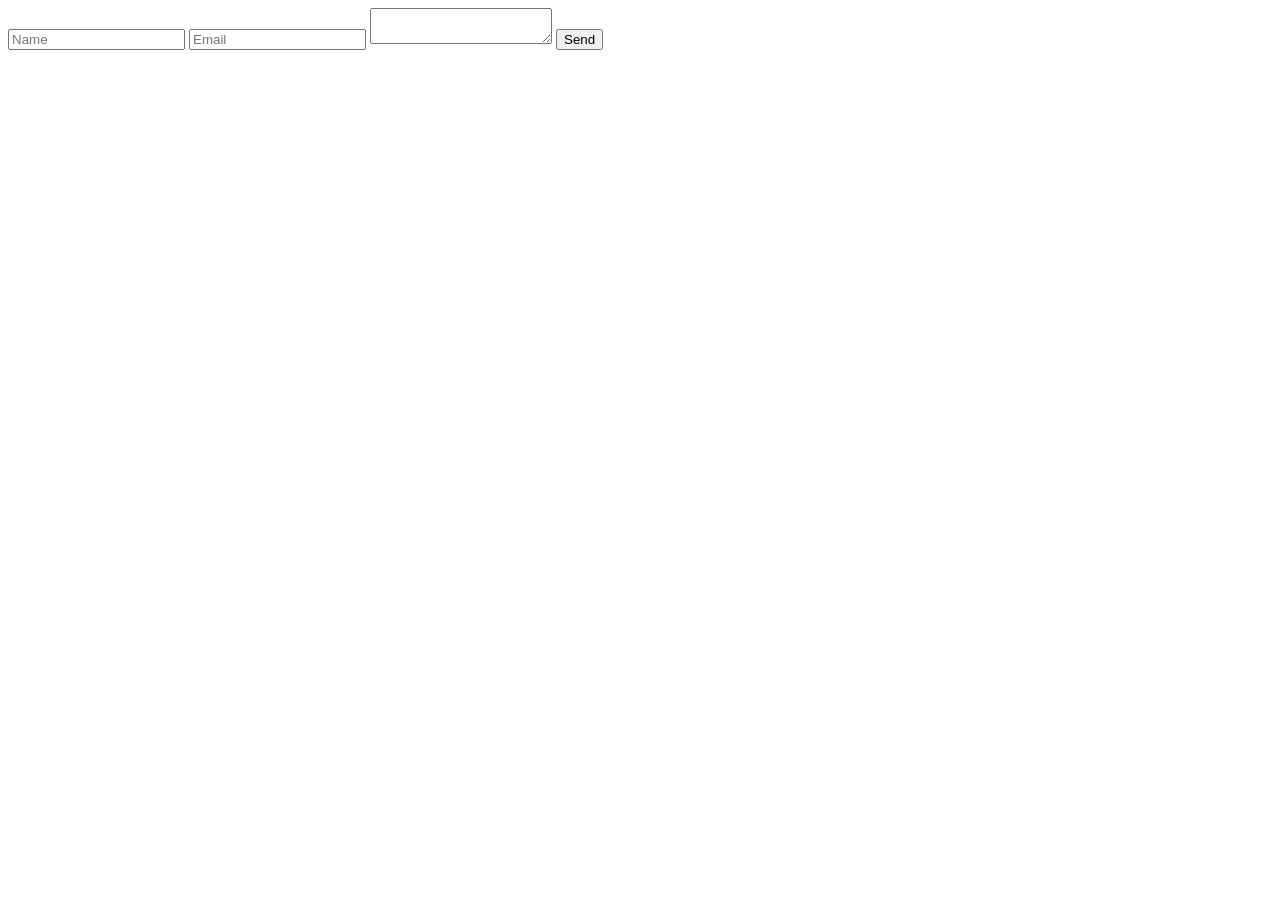
<file: test.html>
<!DOCTYPE html>
<html>
<body>

<form action="https://api.web3forms.com/submit" method="POST">
  <input type="hidden" name="access_key" value="4467ddeb-7905-4d94-86cd-aff66c24c100">

  <input type="text" name="name" placeholder="Name" required>
  <input type="email" name="email" placeholder="Email" required>
  <textarea name="message" required></textarea>

  <button type="submit">Send</button>
</form>

</body>
</html>
</file>
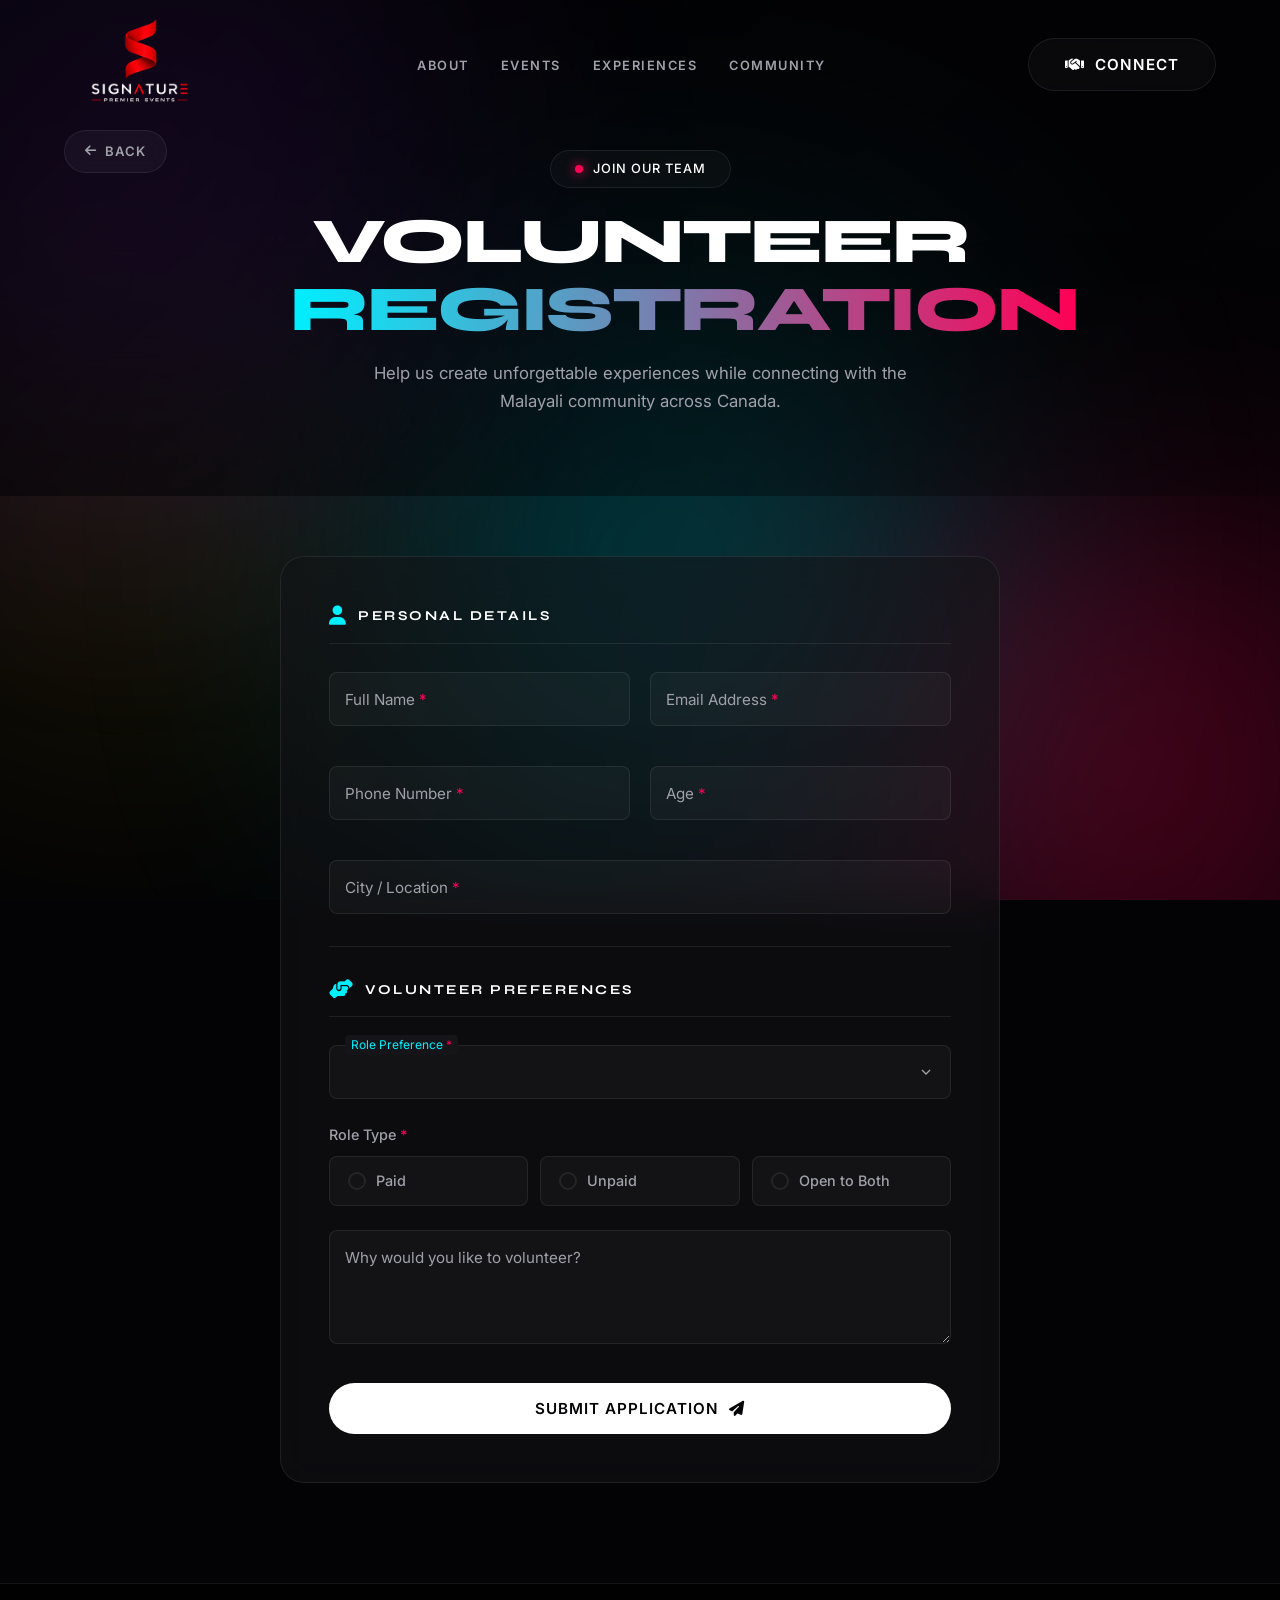
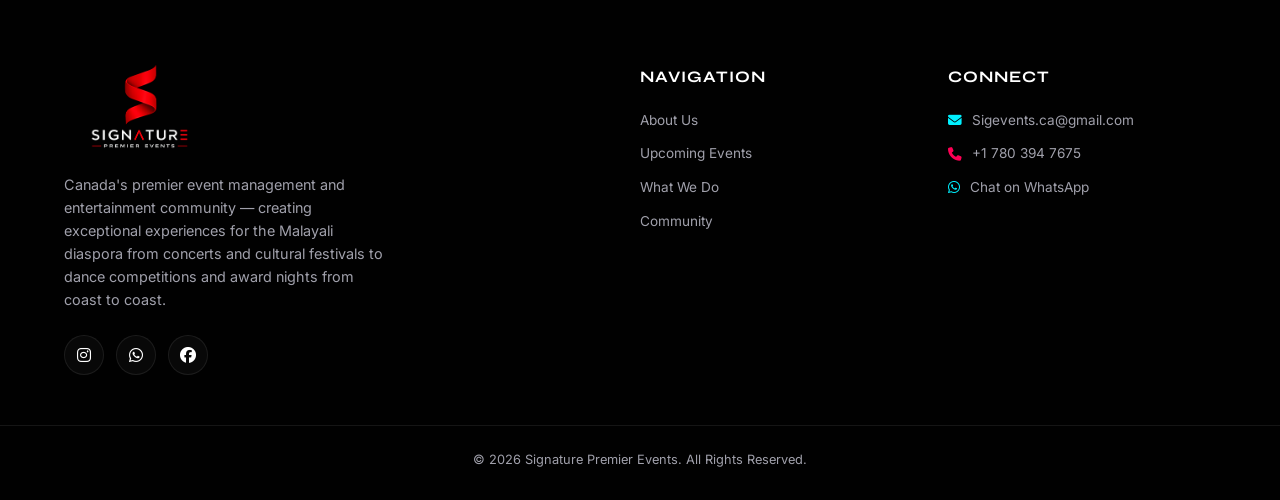
<file: volunteer-registration.html>
<!DOCTYPE html>
<html lang="en">
<head>
  <meta charset="UTF-8">
  <meta name="viewport" content="width=device-width, initial-scale=1.0">
  <title>Volunteer Registration | Signature Premier Events</title>
  <meta name="description" content="Join the Signature Premier Events volunteer team. Help us create unforgettable experiences while connecting with the Malayali community across Canada.">
  <meta name="keywords" content="volunteer, Signature Premier Events, Malayali community Canada, mallu events volunteer">

  <!-- Favicon -->
  <link rel="icon" type="image/png" href="images/logo.jpeg">

  <!-- Fonts -->
  <link rel="preconnect" href="https://fonts.googleapis.com">
  <link rel="preconnect" href="https://fonts.gstatic.com" crossorigin>
  <link href="https://fonts.googleapis.com/css2?family=Inter:wght@300;400;500;600&family=Syne:wght@500;600;700;800&display=swap" rel="stylesheet">

  <!-- FontAwesome Icons -->
  <link rel="stylesheet" href="https://cdnjs.cloudflare.com/ajax/libs/font-awesome/6.4.0/css/all.min.css">

  <!-- Stylesheets -->
  <link rel="stylesheet" href="style.css">
  <link rel="stylesheet" href="registration.css">
</head>
<body>

  <!-- FLOATING MUSIC PARTICLES -->
  <div class="particle-container" id="particleContainer"></div>

  <!-- AMBIENT AURORA BACKGROUND -->
  <div class="aurora-container">
    <div class="aurora aurora-1"></div>
    <div class="aurora aurora-2"></div>
    <div class="aurora aurora-3"></div>
    <div class="aurora aurora-4"></div>
  </div>

  <!-- SCROLL PROGRESS BAR -->
  <div class="scroll-progress" id="scrollProgress"></div>

  <!-- ==================== NAVIGATION ==================== -->
  <nav id="navbar">
    <a href="index.html" class="logo-link">
      <img src="images/logo.png" alt="Signature Premier Events Logo" class="brand-logo" id="navLogo">
    </a>

    <ul class="nav-links">
      <li><a href="index.html#about" class="hover-underline">About</a></li>
      <li><a href="index.html#events" class="hover-underline">Events</a></li>
      <li><a href="index.html#services" class="hover-underline">Experiences</a></li>
      <li><a href="index.html#community" class="hover-underline">Community</a></li>
    </ul>

    <div class="nav-actions">
      <button class="btn btn-glass" onclick="openModal('Get In Touch', 'General Enquiry')">
        <i class="fa-solid fa-handshake" aria-hidden="true"></i> Connect
      </button>
      <div class="menu-toggle" onclick="toggleMenu()" aria-label="Open navigation menu" role="button" tabindex="0">
        <i class="fa-solid fa-bars" aria-hidden="true"></i>
      </div>
    </div>
  </nav>

  <!-- MOBILE MENU -->
  <div class="mobile-menu" id="mobileMenu" role="dialog" aria-label="Navigation menu">
    <div class="mobile-close" onclick="toggleMenu()" aria-label="Close navigation menu" role="button" tabindex="0">
      <i class="fa-solid fa-xmark" aria-hidden="true"></i>
    </div>
    <ul>
      <li><a href="index.html#about" onclick="toggleMenu()">About</a></li>
      <li><a href="index.html#events" onclick="toggleMenu()">Events</a></li>
      <li><a href="index.html#services" onclick="toggleMenu()">Experiences</a></li>
      <li><a href="index.html#community" onclick="toggleMenu()">Community</a></li>
    </ul>
    <div class="culture-tag">Rooted in Tradition — Thriving in Canada</div>
  </div>

  <!-- BACK BUTTON -->
  <div class="back-btn-wrap">
    <a href="index.html" class="btn-back" aria-label="Back to homepage">
      <i class="fa-solid fa-arrow-left" aria-hidden="true"></i> Back
    </a>
  </div>

  <!-- ==================== HERO ==================== -->
  <header class="reg-hero" id="hero">
    <div class="hero-overlay-pattern" aria-hidden="true"></div>
    <div class="reg-hero-content reveal">
      <div class="tagline glass-pill">
        <span class="pulse-dot" aria-hidden="true"></span> Join Our Team
      </div>
      <h1 class="hero-title">
        Volunteer <span class="text-gradient">Registration</span>
      </h1>
      <p class="hero-desc">
        Help us create unforgettable experiences while connecting with the Malayali community across Canada.
      </p>
    </div>
  </header>

  <!-- ==================== REGISTRATION FORM ==================== -->
  <section class="reg-form-section" aria-labelledby="form-heading">
    <div class="container">
      <div class="reg-form-wrapper">
        <div class="reg-form-card glass-panel reveal accent-cyan">

          <form id="volunteerForm" action="https://api.web3forms.com/submit" method="POST" onsubmit="handleFormSubmit(event)" novalidate>

            <!-- Web3Forms Hidden Fields -->
            <input type="hidden" name="access_key" value="47f78b4e-8d7f-46b4-9971-584ab32c5a1d">
            <input type="hidden" name="subject" value="Volunteer Registration - Signature Premier Events">
            <input type="hidden" name="from_page" value="Volunteer Registration">

            <!-- ── SECTION 1: Personal Details ── -->
            <div class="form-section-label" id="form-heading">
              <i class="fa-solid fa-user" aria-hidden="true"></i>
              <h3>Personal Details</h3>
            </div>

            <div class="form-row mb-20">
              <div class="input-group">
                <input type="text" id="vol-name" name="name" required placeholder=" " autocomplete="name">
                <label for="vol-name">Full Name <span class="field-required" aria-label="required">*</span></label>
              </div>
              <div class="input-group">
                <input type="email" id="vol-email" name="email" required placeholder=" " autocomplete="email">
                <label for="vol-email">Email Address <span class="field-required" aria-label="required">*</span></label>
              </div>
            </div>

            <div class="form-row mb-20">
              <div class="input-group">
                <input type="tel" id="vol-phone" name="phone" required placeholder=" " autocomplete="tel">
                <label for="vol-phone">Phone Number <span class="field-required" aria-label="required">*</span></label>
              </div>
              <div class="input-group">
                <input type="number" id="vol-age" name="age" required placeholder=" " min="16" max="100">
                <label for="vol-age">Age <span class="field-required" aria-label="required">*</span></label>
              </div>
            </div>

            <div class="input-group mb-20">
              <input type="text" id="vol-city" name="city" required placeholder=" " autocomplete="address-level2">
              <label for="vol-city">City / Location <span class="field-required" aria-label="required">*</span></label>
            </div>

            <!-- ── SECTION 2: Volunteer Preferences ── -->
            <div class="form-section-divider">
              <div class="form-section-label">
                <i class="fa-solid fa-handshake-angle" aria-hidden="true"></i>
                <h3>Volunteer Preferences</h3>
              </div>
            </div>

            <div class="input-group mb-24" style="position:relative;">
              <span class="select-label">Role Preference <span class="field-required" aria-label="required">*</span></span>
              <select id="vol-role" name="role_preference" required aria-label="Role Preference">
                <option value="" disabled selected></option>
                <option value="Event Registration">Event Registration</option>
                <option value="Stage Management">Stage Management</option>
                <option value="Hospitality">Hospitality</option>
                <option value="Photography / Videography">Photography / Videography</option>
                <option value="Social Media">Social Media</option>
                <option value="Logistics & Operations">Logistics &amp; Operations</option>
                <option value="General Volunteer">General Volunteer</option>
              </select>
            </div>

            <div class="mb-24">
              <span class="radio-label" id="role-type-label">Role Type <span class="field-required" aria-label="required">*</span></span>
              <div class="radio-group" role="radiogroup" aria-labelledby="role-type-label">
                <label class="radio-option">
                  <input type="radio" name="role_type" value="Paid" required>
                  <span>Paid</span>
                </label>
                <label class="radio-option">
                  <input type="radio" name="role_type" value="Unpaid">
                  <span>Unpaid</span>
                </label>
                <label class="radio-option">
                  <input type="radio" name="role_type" value="Open to Both">
                  <span>Open to Both</span>
                </label>
              </div>
            </div>

            <div class="input-group mb-32">
              <textarea id="vol-why" name="message" rows="4" placeholder=" " autocomplete="off"></textarea>
              <label for="vol-why">Why would you like to volunteer?</label>
            </div>

            <button type="submit" class="btn btn-primary btn-full">
              Submit Application <i class="fa-solid fa-paper-plane" aria-hidden="true"></i>
            </button>

          </form>

        </div>
      </div>
    </div>
  </section>

  <!-- TOAST NOTIFICATION CONTAINER -->
  <div class="toast-container" id="toastContainer" role="status" aria-live="polite"></div>

  <!-- SCROLL TO TOP BUTTON -->
  <button class="scroll-to-top" id="scrollToTop" aria-label="Scroll to top">
    <i class="fa-solid fa-arrow-up" aria-hidden="true"></i>
  </button>

  <!-- ==================== FOOTER ==================== -->
  <footer>
    <div class="container footer-grid">
      <div class="footer-brand">
        <a href="index.html" class="logo-link">
          <img src="images/logo.png" alt="Signature Premier Events" class="brand-logo">
        </a>
        <p>Canada's premier event management and entertainment community — creating exceptional experiences for the Malayali diaspora from concerts and cultural festivals to dance competitions and award nights from coast to coast.</p>
        <div class="social-links">
          <a href="https://www.instagram.com/signature_premier_events.inc?igsh=MThtcjRwZDU3NmR4Nw%3D%3D&utm_source=qr"
             target="_blank" rel="noopener noreferrer" class="glass-icon" aria-label="Follow us on Instagram">
            <i class="fa-brands fa-instagram" aria-hidden="true"></i>
          </a>
          <a href="https://wa.me/17803947675"
             target="_blank" rel="noopener noreferrer" class="glass-icon" aria-label="Contact us on WhatsApp">
            <i class="fa-brands fa-whatsapp" aria-hidden="true"></i>
          </a>
          <a href="https://www.facebook.com/share/1DFVsWZ91C/?mibextid=wwXIfr"
             target="_blank" rel="noopener noreferrer" class="glass-icon" aria-label="Follow us on Facebook">
            <i class="fa-brands fa-facebook" aria-hidden="true"></i>
          </a>
        </div>
      </div>

      <div class="footer-links">
        <h4>Navigation</h4>
        <ul>
          <li><a href="index.html#about">About Us</a></li>
          <li><a href="index.html#events">Upcoming Events</a></li>
          <li><a href="index.html#services">What We Do</a></li>
          <li><a href="index.html#community">Community</a></li>
        </ul>
      </div>

      <div class="footer-contact">
        <h4>Connect</h4>
        <ul>
          <li>
            <i class="fa-solid fa-envelope text-cyan" aria-hidden="true"></i>
            <a href="mailto:Sigevents.ca@gmail.com">Sigevents.ca@gmail.com</a>
          </li>
          <li>
            <i class="fa-solid fa-phone text-pink" aria-hidden="true"></i>
            <a href="tel:+17803947675">+1 780 394 7675</a>
          </li>
          <li>
            <i class="fa-brands fa-whatsapp text-cyan" aria-hidden="true"></i>
            <a href="https://wa.me/17803947675" target="_blank" rel="noopener noreferrer">Chat on WhatsApp</a>
          </li>
        </ul>
      </div>
    </div>
    <div class="footer-bottom">
      <p>&copy; 2026 Signature Premier Events. All Rights Reserved.</p>
    </div>
  </footer>

  <!-- ==================== CONTACT MODAL ==================== -->
  <div class="modal-overlay" id="modalOverlay">
    <div class="modal-content glass-panel">

      <button class="modal-close" onclick="closeModal()" aria-label="Close modal">
        <i class="fa-solid fa-xmark" aria-hidden="true"></i>
      </button>

      <div class="modal-header">
        <h3 id="modalTitle">Get In Touch</h3>
        <p id="modalSub">Complete the form below to get started.</p>
      </div>

      <form id="contactForm" action="https://api.web3forms.com/submit" method="POST" onsubmit="handleFormSubmit(event)" novalidate>
        <input type="hidden" name="access_key" value="47f78b4e-8d7f-46b4-9971-584ab32c5a1d">
        <input type="hidden" name="subject" id="formSubject" value="Website Enquiry">

        <div class="input-group">
          <input type="text" id="modal-name" name="name" required placeholder=" " autocomplete="name">
          <label for="modal-name">Full Name</label>
        </div>
        <div class="input-group">
          <input type="email" id="modal-email" name="email" required placeholder=" " autocomplete="email">
          <label for="modal-email">Email Address</label>
        </div>
        <div class="input-group">
          <input type="tel" id="modal-phone" name="phone" required placeholder=" " autocomplete="tel">
          <label for="modal-phone">Phone / WhatsApp</label>
        </div>
        <div class="input-group">
          <textarea id="modal-notes" name="message" rows="3" placeholder=" " autocomplete="off"></textarea>
          <label for="modal-notes">Links / Portfolio / Notes</label>
        </div>

        <button type="submit" class="btn btn-primary btn-full">
          Submit <i class="fa-solid fa-paper-plane" aria-hidden="true"></i>
        </button>
      </form>

    </div>
  </div>

  <script src="script.js"></script>
</body>
</html>
</file>
<file: style.css>
/* ==========================================================================
   1. VARIABLES & RESET
   ========================================================================== */
:root {
  --bg-dark: #030305;
  --bg-panel: rgba(20, 20, 25, 0.55);
  --bg-glass: rgba(255, 255, 255, 0.03);

  --color-cyan: #00f0ff;
  --color-pink: #ff0055;
  --color-purple: #8a2be2;
  --color-white: #ffffff;
  --color-gray: #a0a0ab;
  --color-gold: #ffd700;
  --color-cream: #fff8e7;

  --font-display: 'Syne', sans-serif;
  --font-body: 'Inter', sans-serif;

  --border-light: rgba(255, 255, 255, 0.08);
  --transition: all 0.3s cubic-bezier(0.25, 0.8, 0.25, 1);
  --transition-slow: all 0.6s cubic-bezier(0.25, 0.8, 0.25, 1);
}

* {
  margin: 0;
  padding: 0;
  box-sizing: border-box;
  scroll-behavior: smooth;
}

body {
  background-color: var(--bg-dark);
  color: var(--color-white);
  font-family: var(--font-body);
  line-height: 1.6;
  overflow-x: hidden;
  -webkit-font-smoothing: antialiased;
}



/* Focus styles for accessibility */
*:focus-visible {
  outline: 2px solid var(--color-cyan);
  outline-offset: 3px;
  border-radius: 4px;
}

a {
  text-decoration: none;
  color: inherit;
}

ul {
  list-style: none;
}

.container {
  max-width: 1280px;
  margin: 0 auto;
  padding: 0 5%;
}

.brand-logo {
  height: 85px; width: auto;
  object-fit: contain; transition: var(--transition);
}

/* ==========================================================================
   3. SCROLL PROGRESS BAR
   ========================================================================== */
.scroll-progress {
  position: fixed;
  top: 0;
  left: 0;
  width: 0%;
  height: 3px;
  background: linear-gradient(90deg, var(--color-cyan), var(--color-pink), var(--color-gold));
  z-index: 9999;
  transition: width 0.1s linear;
  box-shadow: 0 0 20px rgba(0, 240, 255, 0.3);
}

/* ==========================================================================
   4. BACKGROUND AURORA
   ========================================================================== */
.aurora-container {
  position: fixed;
  top: 0;
  left: 0;
  width: 100%;
  height: 100vh;
  height: 100svh;
  z-index: -1;
  overflow: hidden;
  background: var(--bg-dark);
}

.aurora {
  position: absolute;
  border-radius: 50%;
  filter: blur(140px);
  opacity: 0.4;
  will-change: transform;
  animation: float 20s infinite alternate cubic-bezier(0.4, 0, 0.2, 1);
}

.aurora-1 {
  width: 40vw;
  height: 40vw;
  background: var(--color-purple);
  top: -10%;
  left: -10%;
}

.aurora-2 {
  width: 35vw;
  height: 35vw;
  background: var(--color-pink);
  bottom: -10%;
  right: -5%;
  animation-delay: -5s;
}

.aurora-3 {
  width: 45vw;
  height: 45vw;
  background: var(--color-cyan);
  top: 30%;
  left: 30%;
  animation-delay: -10s;
  opacity: 0.25;
}

.aurora-4 {
  width: 30vw;
  height: 30vw;
  background: var(--color-gold);
  bottom: 20%;
  left: -5%;
  animation-delay: -15s;
  opacity: 0.15;
}

@keyframes float {
  0% {
    transform: translate(0, 0) scale(1);
  }
  100% {
    transform: translate(5vw, 5vw) scale(1.1);
  }
}

/* ==========================================================================
   5. FLOATING PARTICLE / MUSIC NOTE SYSTEM
   ========================================================================== */
.particle-container {
  position: fixed;
  top: 0;
  left: 0;
  width: 100%;
  height: 100%;
  pointer-events: none;
  z-index: 0;
  overflow: hidden;
}

.music-particle {
  position: absolute;
  font-size: 1.5rem;
  opacity: 0;
  color: #ffffff;
  text-shadow: 
    0 0 5px rgba(20, 19, 19, 0.8),
    0 0 12px rgba(8, 8, 8, 0.5);
  animation: floatParticle linear infinite;
  will-change: transform;
}

@keyframes floatParticle {
  0% {
    opacity: 0;
    transform: translateY(100vh) rotate(0deg) scale(0.5) translateX(0);
  }
  10% {
    opacity: 0.85;
  }
  90% {
    opacity: 0.85;
  }
  100% {
    opacity: 0;
    transform: translateY(-10vh) rotate(360deg) scale(1.2) translateX(var(--drift-x, 0));
  }
}

/* ==========================================================================
   6. BRANDING
   ========================================================================== */
.logo-container {
  display: flex;
  align-items: center;
  gap: 12px;
}

.brand-mark {
  width: 42px;
  height: 42px;
  border-radius: 10px;
  background: linear-gradient(135deg, var(--color-gold), var(--color-pink));
  display: flex;
  align-items: center;
  justify-content: center;
  font-size: 1.2rem;
  color: var(--bg-dark);
  box-shadow: 0 0 20px rgba(255, 215, 0, 0.2);
  transition: var(--transition);
}

.brand-mark:hover {
  transform: rotate(-10deg) scale(1.05);
  box-shadow: 0 0 30px rgba(255, 215, 0, 0.4);
}

.brand-text {
  display: flex;
  flex-direction: column;
  line-height: 1.1;
}

.brand-name {
  font-family: var(--font-display);
  font-size: 1.2rem;
  font-weight: 800;
  letter-spacing: 2px;
  color: var(--color-white);
}

.brand-sub {
  font-family: var(--font-body);
  font-size: 0.65rem;
  font-weight: 400;
  letter-spacing: 3px;
  color: var(--color-gold);
  text-transform: uppercase;
}

/* ==========================================================================
   7. TYPOGRAPHY & BUTTONS
   ========================================================================== */
h1,
h2,
h3,
h4,
h5 {
  font-family: var(--font-display);
  text-transform: uppercase;
}

.text-gradient {
  background: linear-gradient(to right, var(--color-cyan), var(--color-pink), var(--color-purple));
  background-clip: text;
  -webkit-background-clip: text;
  -webkit-text-fill-color: transparent;
  background-size: 200% auto;
  animation: shine 6s linear infinite;
}

@keyframes shine {
  to {
    background-position: 200% center;
  }
}

.text-cyan {
  color: var(--color-cyan);
}

.text-pink {
  color: var(--color-pink);
}

.text-purple {
  color: var(--color-purple);
}

.text-gold {
  color: var(--color-gold);
}

.text-green {
  color: var(--color-kerala-green);
}

.bg-cyan {
  background: var(--color-cyan);
  color: #000;
}

.bg-pink {
  background: var(--color-pink);
  color: #fff;
}

.bg-purple {
  background: var(--color-purple);
  color: #fff;
}

.bg-gold {
  background: var(--color-gold);
  color: #000;
}

.btn {
  display: inline-flex;
  align-items: center;
  justify-content: center;
  gap: 10px;
  padding: 16px 36px;
  border-radius: 50px;
  font-family: var(--font-body);
  font-weight: 600;
  font-size: 0.95rem;
  text-transform: uppercase;
  letter-spacing: 1px;
  transition: var(--transition);
  border: none;
  outline: none;
  cursor: pointer;
  position: relative;
  overflow: hidden;
}

.btn::after {
  content: '';
  position: absolute;
  top: 50%;
  left: 50%;
  width: 0;
  height: 0;
  border-radius: 50%;
  background: rgba(255, 255, 255, 0.2);
  transform: translate(-50%, -50%);
  transition: width 0.6s ease, height 0.6s ease;
}

.btn:active::after {
  width: 300px;
  height: 300px;
}

.btn-primary {
  background: var(--color-white);
  color: var(--bg-dark);
}

.btn-primary:hover {
  background: var(--color-cyan);
  transform: translateY(-3px);
  box-shadow: 0 10px 25px rgba(0, 240, 255, 0.3);
}

.btn-glass {
  background: rgba(255, 255, 255, 0.03);
  border: 1px solid var(--border-light);
  backdrop-filter: blur(10px);
  -webkit-backdrop-filter: blur(10px);
  color: var(--color-white);
}

.btn-glass:hover {
  background: rgba(255, 255, 255, 0.1);
  border-color: var(--color-white);
  transform: translateY(-3px);
}

.btn-text {
  background: none;
  border: none;
  color: var(--color-white);
  font-weight: 600;
  text-transform: uppercase;
  font-size: 0.9rem;
  display: flex;
  align-items: center;
  gap: 8px;
  padding: 0;
  cursor: pointer;
  transition: var(--transition);
}

.btn-text:hover {
  color: var(--color-pink);
  gap: 12px;
}

.btn-full {
  width: 100%;
}

.btn-icon-sm {
  display: inline-flex;
  align-items: center;
  gap: 6px;
  padding: 8px 16px;
  border-radius: 30px;
  background: rgba(0, 0, 0, 0.6);
  backdrop-filter: blur(10px);
  border: 1px solid rgba(255, 255, 255, 0.15);
  color: var(--color-white);
  font-size: 0.75rem;
  font-weight: 600;
  text-transform: uppercase;
  letter-spacing: 0.5px;
  cursor: pointer;
  transition: var(--transition);
}

.btn-icon-sm:hover {
  background: var(--color-cyan);
  color: var(--bg-dark);
  border-color: var(--color-cyan);
}

.glass-panel {
  background: var(--bg-panel);
  border: 1px solid var(--border-light);
  backdrop-filter: blur(20px);
  -webkit-backdrop-filter: blur(20px);
}

.glass-icon-sm {
  width: 32px;
  height: 32px;
  border-radius: 50%;
  background: rgba(255, 255, 255, 0.03);
  border: 1px solid var(--border-light);
  display: flex;
  align-items: center;
  justify-content: center;
  color: var(--color-gray);
  font-size: 0.85rem;
  transition: var(--transition);
}

.glass-icon-sm:hover {
  background: var(--color-white);
  color: var(--bg-dark);
  transform: translateY(-3px);
}

.glass-icon-xs {
  width: 28px;
  height: 28px;
  border-radius: 50%;
  background: rgba(255, 255, 255, 0.03);
  border: 1px solid var(--border-light);
  display: flex;
  align-items: center;
  justify-content: center;
  color: var(--color-gray);
  font-size: 0.7rem;
  transition: var(--transition);
}

.glass-icon-xs:hover {
  background: var(--color-cyan);
  color: var(--bg-dark);
  border-color: var(--color-cyan);
}

/* ==========================================================================
   8. NAVIGATION
   ========================================================================== */
nav {
  position: fixed;
  top: 0;
  width: 100%;
  z-index: 1000;
  display: flex;
  justify-content: space-between;
  align-items: center;
  padding: 18px 5%;
  transition: var(--transition);
}

nav.scrolled {
  padding: 11px 5%;
  background: rgba(3, 3, 5, 0.92);
  backdrop-filter: blur(20px);
  -webkit-backdrop-filter: blur(20px);
  /* border-bottom: 1px solid var(--border-light); */
}

.nav-links {
  display: flex;
  gap: 32px;
}

.nav-links a {
  font-size: 0.8rem;
  font-weight: 600;
  text-transform: uppercase;
  letter-spacing: 1.5px;
  position: relative;
  color: var(--color-gray);
  transition: var(--transition);
}

.nav-links a:hover {
  color: var(--color-white);
}

.hover-underline::after {
  content: '';
  position: absolute;
  width: 0;
  height: 2px;
  bottom: -6px;
  left: 0;
  background-color: var(--color-cyan);
  transition: width 0.3s ease;
}

.nav-links a:hover::after {
  width: 100%;
}

.nav-actions {
  display: flex;
  align-items: center;
  gap: 20px;
}

.menu-toggle {
  display: none;
  font-size: 1.8rem;
  color: var(--color-white);
  cursor: pointer;
}

/* Mobile Menu */
.mobile-menu {
  position: fixed;
  top: 0;
  left: 100%;
  width: 100%;
  height: 100vh;
  background: rgba(3, 3, 5, 0.98);
  backdrop-filter: blur(20px);
  -webkit-backdrop-filter: blur(20px);
  z-index: 2000;
  display: flex;
  flex-direction: column;
  align-items: center;
  justify-content: center;
  transition: var(--transition);
}

.mobile-menu.active {
  left: 0;
}

.mobile-close {
  position: absolute;
  top: 30px;
  right: 5%;
  font-size: 2rem;
  cursor: pointer;
  color: var(--color-gray);
  transition: var(--transition);
}

.mobile-close:hover {
  color: var(--color-pink);
  transform: rotate(90deg);
}

.mobile-menu ul {
  text-align: center;
  display: flex;
  flex-direction: column;
  gap: 30px;
}

.mobile-menu a {
  font-family: var(--font-display);
  font-size: 2rem;
  text-transform: uppercase;
  transition: var(--transition);
}

.mobile-menu a:hover {
  color: var(--color-cyan);
}

.culture-tag {
  margin-top: 40px;
  font-size: 0.9rem;
  color: var(--color-gold);
  opacity: 0.7;
  letter-spacing: 1px;
  text-align: center;
}

/* ==========================================================================
   9. HERO SECTION
   ========================================================================== */
/* .hero {
  min-height: 100vh;
  min-height: 100svh;
  display: flex;
  align-items: center;
  justify-content: center;
  text-align: center;
  position: relative;
  padding: 120px 5% 80px;
} */
.hero {
  min-height: 100vh;
  min-height: 100svh;
  display:flex;
  align-items:center;
  justify-content:center;
  text-align:center;
  position:relative;
  padding:120px 5% 80px;
  overflow:hidden;
}

.hero-overlay-pattern {
  position:absolute;
  inset:0;
  background-image:
    radial-gradient(circle at 20% 50%, rgba(255,215,0,.03) 0%, transparent 50%),
    radial-gradient(circle at 80% 20%, rgba(0,240,255,.03) 0%, transparent 50%),
    radial-gradient(circle at 50% 80%, rgba(255,0,85,.03) 0%, transparent 50%);
  z-index:0;
}

.hero-title {
  font-size:clamp(2.5rem,6vw,6rem);
  line-height:1;
  font-weight:800;
  margin-bottom:12px;
  letter-spacing:-2px;
}
.hero-content {
  width: 100%;
  max-width: 1200px;
  margin: 0 auto;
  display: flex;
  flex-direction: column;
  align-items: center;
}
/* 
.hero-overlay-pattern {
  position: absolute;
  top: 0;
  left: 0;
  width: 100%;
  height: 100%;
  background-image:
    radial-gradient(circle at 20% 50%, rgba(255, 215, 0, 0.03) 0%, transparent 50%),
    radial-gradient(circle at 80% 20%, rgba(0, 240, 255, 0.03) 0%, transparent 50%),
    radial-gradient(circle at 50% 80%, rgba(255, 0, 85, 0.03) 0%, transparent 50%);
  z-index: 0;
  pointer-events: none;
}
*/
.hero::before {
  content: '';
  position: absolute;
  top: 0;
  left: 0;
  width: 100%;
  height: 100%;
  background: linear-gradient(135deg, rgba(3, 3, 5, 0.7), rgba(3, 3, 5, 0.25));
  z-index: 0;
}

.hero>* {
  position: relative;
  z-index: 1;
}

.glass-pill {
  display: inline-flex;
  align-items: center;
  gap: 10px;
  background: var(--bg-glass);
  border: 1px solid var(--border-light);
  padding: 8px 24px;
  border-radius: 30px;
  font-size: 0.8rem;
  font-weight: 500;
  margin-bottom: 30px;
  backdrop-filter: blur(10px);
  text-transform: uppercase;
  letter-spacing: 1px;
}

.pulse-dot {
  width: 8px;
  height: 8px;
  background: var(--color-pink);
  border-radius: 50%;
  box-shadow: 0 0 12px var(--color-pink);
  animation: pulse 1.5s infinite;
}

.hero-video{
    position:absolute;
    inset:0;
    width:110%;
    height:100%;
    object-fit:cover;

    opacity:.29;

    pointer-events:none;

    filter:
        brightness(.2)
        contrast(1.1)
        saturate(1.1);

    transform:scale(1.05);
    transition:opacity .8s ease;
}

.hero-video{

    animation:videoFade 2s ease;

}

@keyframes videoFade{

from{

opacity:0;

}

to{

opacity:.29;

}

}

@keyframes pulse {
  0% {
    opacity: 1;
    transform: scale(1);
  }
  50% {
    opacity: 0.5;
    transform: scale(1.5);
  }
  100% {
    opacity: 1;
    transform: scale(1);
  }
}

/*

.hero-title {
  font-size: clamp(3rem, 7vw, 7.5rem);
  line-height: 1.05;
  font-weight: 800;
  margin-bottom: 12px;
  letter-spacing: -2px;
}
  */  

.hero-desc {
  font-size: 1.05rem;
  color: var(--color-gray);
  max-width: 600px;
  margin: 20px auto 40px;
  font-weight: 400;
}

.hero-btn-group {
  display: flex;
  gap: 16px;
  justify-content: center;
  flex-wrap: wrap;
}

.hero-social-strip {
  display: flex;
  align-items: center;
  justify-content: center;
  gap: 16px;
  margin-top: 50px;
}

.hero-social-strip span {
  font-size: 0.75rem;
  text-transform: uppercase;
  letter-spacing: 2px;
  color: var(--color-gray);
  opacity: 0.6;
}


.social-strip-links {
  display: flex;
  gap: 8px;
}

.scroll-indicator {
  position: absolute;
  bottom: 30px;
  left: 50%;
  transform: translateX(-50%);
  display: flex;
  flex-direction: column;
  align-items: center;
  gap: 8px;
  opacity: 0.5;
  animation: bounce 2s infinite;
}

.scroll-indicator span {
  font-size: 0.65rem;
  text-transform: uppercase;
  letter-spacing: 2px;
  color: var(--color-gray);
}

.scroll-line {
  width: 1px;
  height: 30px;
  background: linear-gradient(to bottom, var(--color-gray), transparent);
}

@keyframes bounce {
  0%,
  100% {
    transform: translateX(-50%) translateY(0);
  }
  50% {
    transform: translateX(-50%) translateY(8px);
  }
} 

/* ==========================================================================
   10. INFINITE MARQUEE
   ========================================================================== */
.marquee-wrapper {
  width: 100%;
  border-top: 1px solid var(--border-light);
  border-bottom: 1px solid var(--border-light);
  background: rgba(0, 0, 0, 0.5);
  padding: 20px 0;
  overflow: hidden;
  position: relative;
  z-index: 10;
}

.marquee-track {
  display: flex;
  width: max-content;
  animation: scrollText 50s linear infinite;
}

.marquee-content {
  display: flex;
  gap: 50px;
  padding-right: 50px;
}

.marquee-content span {
  font-family: var(--font-display);
  font-size: 1.3rem;
  font-weight: 700;
  color: var(--color-white);
  text-transform: uppercase;
  white-space: nowrap;
}

@keyframes scrollText {
  0% {
    transform: translateX(0);
  }
  100% {
    transform: translateX(-50%);
  }
}

/* ==========================================================================
   11. COMMON SECTION STYLES & REVEAL
   ========================================================================== */
section {
  padding: 100px 0;
  position: relative;
  z-index: 10;
}

.section-header {
  margin-bottom: 50px;
}

.title-outline {
  font-size: clamp(2.5rem, 5vw, 4.5rem);
  color: transparent;
  -webkit-text-stroke: 1px rgba(255, 255, 255, 0.25);
  line-height: 0.9;
  letter-spacing: 2px;
  font-family: var(--font-display);
}

.title-main {
  font-size: clamp(1.3rem, 4vw, 2.5rem);
  font-weight: 800;
  color: var(--color-white);
  margin-top: 8px;
}

.subtitle {
  color: var(--color-gray);
  font-size: 1.05rem;
  margin-top: 10px;
  max-width: 600px;
}

.text-center {
  text-align: center;
}

.text-center .subtitle {
  margin-left: auto;
  margin-right: auto;
}

/* Scroll reveal */
.reveal {
  opacity: 0;
  transform: translateY(30px);
  transition: opacity 0.8s ease-out, transform 0.8s ease-out;
}

.reveal.active {
  opacity: 1;
  transform: translateY(0);
}

/* ==========================================================================
   12. EVENTS GRID & CARDS
   ========================================================================== */
.filter-wrapper {
  display: flex;
  gap: 12px;
  margin-bottom: 40px;
  flex-wrap: wrap;
}

.filter-btn {
  background: transparent;
  border: 1px solid var(--border-light);
  color: var(--color-gray);
  padding: 10px 24px;
  border-radius: 30px;
  font-family: var(--font-body);
  font-weight: 500;
  font-size: 0.85rem;
  text-transform: uppercase;
  cursor: pointer;
  transition: var(--transition);
}

.filter-btn:hover,
.filter-btn.active {
  background: var(--color-white);
  color: var(--bg-dark);
  border-color: var(--color-white);
}

.events-grid {
  display: grid;
  grid-template-columns: repeat(auto-fill, minmax(320px, 1fr));
  gap: 30px;
}

.event-card {
  border-radius: 16px;
  overflow: hidden;
  transition: var(--transition-slow);
  display: flex;
  flex-direction: column;
  opacity: 1;
  transform: scale(1);
}

.event-card.hidden {
  display: none;
}

.event-card{
    transition: all .4s ease;
    border: 1px solid rgba(255,255,255,.08);
}

.event-card:hover {
    transform: translateY(-6px);
    /* border-color: rgba(0,240,255,.35); */
    box-shadow:
        0 0 20px rgba(0,240,255,.18),
        0 0 45px rgba(0,240,255,.10),
        0 24px 60px rgba(0,0,0,.40);
}

.event-image {
  position: relative;
  height: 240px;
  overflow: hidden;
  background: #141419;
}

.event-image img {
  width: 100%;
  height: 100%;
  object-fit: cover;
  transition: transform 0.6s ease, filter 0.6s ease;
  filter: brightness(0.8);
}

.event-image img.img-error {
  display: none;
}

.event-image .img-fallback {
  display: none;
  align-items: center;
  justify-content: center;
  height: 100%;
  color: var(--color-gray);
  font-size: 3rem;
}

.event-image img.img-error+.img-fallback {
  display: flex;
}

.event-card:hover .event-image img {
  transform: scale(1.1);
  filter: brightness(1);
}

.event-image-overlay {
  position: absolute;
  inset: 0;
  background: rgba(0, 0, 0, 0.4);
  display: flex;
  align-items: center;
  justify-content: center;
  opacity: 0;
  transition: var(--transition);
}

.event-card:hover .event-image-overlay {
  opacity: 1;
}

.event-badge {
  position: absolute;
  top: 16px;
  left: 16px;
  padding: 6px 14px;
  border-radius: 4px;
  font-family: var(--font-display);
  font-size: 0.7rem;
  font-weight: 700;
  letter-spacing: 1px;
  z-index: 2;
}

.event-info {
  padding: 24px;
  display: flex;
  align-items: center;
  justify-content: space-between;
  border-radius: 0 0 16px 16px;
  flex-grow: 1;
  border-top: none;
}

.event-date {
  text-align: center;
  line-height: 1;
  color: var(--color-pink);
  font-weight: 600;
  font-size: 0.85rem;
  margin-right: 20px;
  flex-shrink: 0;
}

.event-date span {
  display: block;
  font-family: var(--font-display);
  font-size: 1.6rem;
  color: var(--color-white);
  font-weight: 800;
  margin-top: 4px;
}

.event-details {
  flex-grow: 1;
  min-width: 0;
}

.event-details h4 {
  font-size: 1.2rem;
  margin-bottom: 4px;
  white-space: nowrap;
  overflow: hidden;
  text-overflow: ellipsis;
}

.event-details p {
  color: var(--color-gray);
  font-size: 0.8rem;
}

.btn-icon {
  width: 45px;
  height: 45px;
  border-radius: 50%;
  background: rgba(255, 255, 255, 0.05);
  border: 1px solid var(--border-light);
  color: var(--color-white);
  font-size: 1.1rem;
  display: flex;
  align-items: center;
  justify-content: center;
  cursor: pointer;
  transition: var(--transition);
  flex-shrink: 0;
}

.btn-icon:hover {
  background: var(--color-cyan);
  color: var(--bg-dark);
  border-color: var(--color-cyan);
  transform: rotate(-15deg);
}

/* ==========================================================================
   13. BENTO GRID (SERVICES)
   ========================================================================== */
.bento-grid {
  display: grid;
  grid-template-columns: repeat(4, 1fr);
  grid-auto-rows: minmax(240px, auto);
  gap: 20px;
}

.bento-box {
  border-radius: 20px;
  padding: 36px;
  display: flex;
  flex-direction: column;
  justify-content: center;
  position: relative;
  overflow: hidden;
  transition: var(--transition);
}
.bento-box{
    transition: all .4s ease;
    border: 1px solid rgba(255,255,255,.08);
}

.bento-box:hover{
    transform: translateY(-6px);
    /* border-color: rgba(0,240,255,.35); */
    box-shadow:
        0 0 20px rgba(0,240,255,.18),
        0 0 45px rgba(0,240,255,.10),
        0 24px 60px rgba(0,0,0,.40);}

.bento-box h3 {
  font-size: 1.5rem;
  margin-bottom: 12px;
  z-index: 2;
  line-height: 1.2;
}

.bento-box p {
  color: var(--color-gray);
  font-size: 0.9rem;
  z-index: 2;
}

.bento-icon-wrap {
  margin-bottom: 20px;
  z-index: 2;
}

.bento-icon {
  font-size: 2.2rem;
  opacity: 0.9;
  z-index: 2;
}

/* Service card with background image */
.service-card-bg {
  background-size: cover;
  background-position: center;
}

.service-card-bg::before {
  content: '';
  position: absolute;
  top: 0;
  left: 0;
  width: 100%;
  height: 100%;
  background: linear-gradient(180deg, rgba(3, 3, 5, 0.2) 0%, rgba(3, 3, 5, 0.88) 100%);
  z-index: 1;
  transition: var(--transition);
}

.service-card-bg:hover::before {
  background: linear-gradient(180deg, rgba(3, 3, 5, 0.1) 0%, rgba(3, 3, 5, 0.75) 100%);
}

.service-card-bg>* {
  position: relative;
  z-index: 2;
}

.box-large {
  grid-column: span 2;
  grid-row: span 2;
}

.box-small {
  grid-column: span 2;
  grid-row: span 1;
}

.box-wide {
  grid-column: span 4;
  grid-row: span 1;
  padding: 40px;
}

.bento-flex {
  display: flex;
  align-items: center;
  justify-content: space-between;
  gap: 30px;
  height: 100%;
  width: 100%;
  z-index: 2;
}

.bento-text-block {
  max-width: 600px;
}

.bento-text-block h3 {
  font-size: 1.6rem;
}

.hover-glow:hover{
    transform: translateY(-6px);
    /* border-color: rgba(0,240,255,.35); */
    box-shadow:
        0 0 20px rgba(0,240,255,.18),
        0 0 45px rgba(0,240,255,.10),
        0 24px 60px rgba(0,0,0,.40);
}

/* ==========================================================================
   14. COUNTDOWN SECTION
   ========================================================================== */
.countdown-section {
  padding: 80px 0;
  position: relative;
  z-index: 10;
}

.countdown-section::before {
  content: '';
  position: absolute;
  top: 0;
  left: 0;
  width: 100%;
  height: 100%;
  background: linear-gradient(180deg, rgba(255, 215, 0, 0.03) 0%, transparent 50%, rgba(255, 215, 0, 0.03) 100%);
  z-index: 0;
  pointer-events: none;
}

.countdown-wrapper {
  text-align: center;
  max-width: 700px;
  margin: 0 auto;
  padding: 60px 40px;
  border-radius: 24px;
  background: var(--bg-panel);
  border: 1px solid rgba(255, 215, 0, 0.12);
  backdrop-filter: blur(20px);
  -webkit-backdrop-filter: blur(20px);
  position: relative;
  overflow: hidden;
}

.countdown-wrapper{
    transition: all .4s ease;
}

.countdown-wrapper:hover{
    transform: translateY(-6px);
    /* border-color: rgba(0,240,255,.35); */
    box-shadow:
        0 0 20px rgba(0,240,255,.18),
        0 0 45px rgba(0,240,255,.10),
        0 24px 60px rgba(0,0,0,.40);
}

.countdown-wrapper::before {
  content: '';
  position: absolute;
  top: -50%;
  left: -50%;
  width: 200%;
  height: 200%;
  background: conic-gradient(from 0deg, transparent, rgba(255, 215, 0, 0.03), transparent, rgba(0, 240, 255, 0.03), transparent);
  animation: rotate 20s linear infinite;
  z-index: 0;
}

@keyframes rotate {
  to {
    transform: rotate(360deg);
  }
}

.countdown-wrapper>* {
  position: relative;
  z-index: 1;
}

.countdown-label {
  display: inline-flex;
  align-items: center;
  gap: 10px;
  font-size: 0.8rem;
  text-transform: uppercase;
  letter-spacing: 2px;
  color: var(--color-gold);
  margin-bottom: 16px;
}

.countdown-title {
  font-size: clamp(2rem, 4vw, 3rem);
  font-weight: 800;
  margin-bottom: 8px;
}

.countdown-venue {
  color: var(--color-gray);
  font-size: 0.95rem;
  margin-bottom: 32px;
}

.countdown-venue i {
  color: var(--color-pink);
  margin-right: 6px;
}

.countdown-timer {
  display: flex;
  align-items: center;
  justify-content: center;
  gap: 16px;
  margin-bottom: 36px;
}

.countdown-item {
  display: flex;
  flex-direction: column;
  align-items: center;
  min-width: 70px;
}

.countdown-number {
  font-family: var(--font-display);
  font-size: clamp(2.5rem, 5vw, 4rem);
  font-weight: 800;
  line-height: 1;
  background: linear-gradient(to bottom, var(--color-white), var(--color-gold));
  -webkit-background-clip: text;
  background-clip: text;
  -webkit-text-fill-color: transparent;
}

.countdown-label-text {
  font-size: 0.7rem;
  text-transform: uppercase;
  letter-spacing: 2px;
  color: var(--color-gray);
  margin-top: 6px;
}

.countdown-sep {
  font-size: 2.5rem;
  font-weight: 300;
  color: var(--color-gray);
  opacity: 0.5;
  margin-top: -16px;
}

.countdown-actions {
  display: flex;
  gap: 16px;
  justify-content: center;
  flex-wrap: wrap;
}

/* ==========================================================================
   16. STATS BANNER
   ========================================================================== */
.stats-banner {
  padding: 60px 0;
  border-top: 1px solid var(--border-light);
  border-bottom: 1px solid var(--border-light);
  background: rgba(0, 0, 0, 0.4);
}

.stats-flex {
  display: flex;
  justify-content: space-around;
  flex-wrap: wrap;
  text-align: center;
  gap: 30px;
}

.stat-item .counter {
  font-size: 3.2rem;
  font-weight: 800;
  line-height: 1;
  margin-bottom: 8px;
}

.stat-item p {
  color: var(--color-gray);
  text-transform: uppercase;
  letter-spacing: 1px;
  font-weight: 500;
  font-size: 0.8rem;
}

/* ==========================================================================
   17. GALLERY / MASONRY
   ========================================================================== */
/* .events-section .container {
  width: 100%;
  max-width: 1200px;
  margin: 0 auto;
  padding: 0 1rem;
}

.section-header {
  text-align: center;
  margin-bottom: 2.5rem;
} */

.masonry-gallery {
  display: grid;
  grid-template-columns: repeat(3, 1fr);
  grid-template-rows: repeat(2, 260px);
  gap: 20px;
}

.gallery-item {
  position: relative;
  overflow: hidden;
  border-radius: 10px;
  cursor: pointer;
  outline: none;
  border: 1px solid rgba(255, 255, 255, 0.08);
  transition: transform 0.4s ease, box-shadow 0.4s ease, border-color 0.4s ease;
  height: 100%;
}

.gallery-item:focus-visible {
  outline: 2px solid var(--color-cyan, #00f0ff);
  outline-offset: 4px;
}

.gallery-item:nth-child(1) {
  grid-column: 1 / 2;
  grid-row: 1 / 2;
}

.gallery-item:nth-child(2) {
  grid-column: 2 / 3;
  grid-row: 1 / 2;
}

.gallery-item:nth-child(3) {
  grid-column: 3 / 4;
  grid-row: 1 / 2;
}

.gallery-item:nth-child(4) {
  grid-column: 1 / 2;
  grid-row: 2 / 3;
}

.gallery-item:nth-child(5) {
  grid-column: 2 / 3;
  grid-row: 2 / 3;
}

.gallery-item:nth-child(6) {
  grid-column: 3 / 4;
  grid-row: 2 / 3;
}

.gallery-item img {
  width: 100%;
  height: 100%;
  object-fit: fill;
  transition: transform 0.6s ease;
  display: block;
}

.gallery-item:hover img {
  transform: scale(1.08);
}

.gallery-item{
    transition: all .4s ease;
    border: 1px solid rgba(255,255,255,.08);
}

.gallery-item:hover{
    transform: translateY(-6px);
    /* border-color: rgba(0,240,255,.35); */
    box-shadow:
        0 0 20px rgba(0,240,255,.18),
        0 0 45px rgba(0,240,255,.10),
        0 24px 60px rgba(0,0,0,.40);}

/* .gallery-item:hover {
  box-shadow: 0 10px 30px rgba(0, 0, 0, 0.5);
} */

.gallery-overlay {
  position: absolute;
  inset: 0;
  background: linear-gradient(0deg, rgba(0, 0, 0, 0.7) 0%, transparent 50%);
  display: flex;
  flex-direction: column;
  align-items: center;
  justify-content: center;
  gap: 8px;
  opacity: 0;
  transition: var(--transition);
}

.gallery-item:hover .gallery-overlay {
  opacity: 1;
  color: var(--color-white, #ffffff);
}

.gallery-overlay i {
  font-size: 1.5rem;
  color: var(--color-white);
}

.gallery-overlay span {
  font-size: 0.85rem;
  text-transform: uppercase;
  letter-spacing: 1px;
  color: var(--color-white);
  font-weight: 600;
}

/* ---------- Full Photo Archive (expandable extra grid) ---------- */
.gallery-archive-grid {
  display: grid;
  grid-template-columns: repeat(auto-fill, minmax(220px, 1fr));
  grid-auto-rows: 240px;
  gap: 20px;
  max-height: 0;
  opacity: 0;
  overflow: hidden;
  margin-top: 0;
  transition: max-height 0.6s cubic-bezier(0.25, 0.8, 0.25, 1), opacity 0.5s ease, margin-top 0.5s ease;
}

.gallery-archive-grid.expanded {
  max-height: 3000px;
  opacity: 1;
  margin-top: 20px;
}

.gallery-archive-grid .gallery-item {
  height: 100%;
}

#galleryArchiveBtn .archive-btn-chevron {
  transition: transform 0.35s ease;
  margin-left: 2px;
}

#galleryArchiveBtn.expanded .archive-btn-chevron {
  transform: rotate(180deg);
}

/* ==========================================================================
   18. LIGHTBOX
   ========================================================================== */
.lightbox-overlay {
  position: fixed;
  inset: 0;
  background: rgba(0, 0, 0, 0.95);
  backdrop-filter: blur(20px);
  z-index: 5000;
  display: flex;
  align-items: center;
  justify-content: center;
  opacity: 0;
  pointer-events: none;
  transition: opacity 0.4s ease;
}

.lightbox-overlay.active {
  opacity: 1;
  pointer-events: all;
}

.lightbox-content {
  max-width: 80vw;
  max-height: 80vh;
  position: relative;
  transform: scale(0.9);
  transition: transform 0.4s ease;
}

.lightbox-overlay.active .lightbox-content {
  transform: scale(1);
}

.lightbox-content img {
  max-width: 100%;
  max-height: 75vh;
  border-radius: 12px;
  display: block;
}

.lightbox-caption {
  text-align: center;
  margin-top: 16px;
  font-size: 0.9rem;
  color: var(--color-gray);
  text-transform: uppercase;
  letter-spacing: 1px;
}

.lightbox-close {
  position: absolute;
  top: 20px;
  right: 20px;
  background: none;
  border: none;
  color: var(--color-gray);
  font-size: 2rem;
  cursor: pointer;
  transition: var(--transition);
  z-index: 10;
}

.lightbox-close:hover {
  color: var(--color-pink);
  transform: rotate(90deg);
}

.lightbox-nav {
  position: absolute;
  top: 50%;
  transform: translateY(-50%);
  background: var(--bg-panel);
  border: 1px solid var(--border-light);
  color: var(--color-white);
  width: 50px;
  height: 50px;
  border-radius: 50%;
  display: flex;
  align-items: center;
  justify-content: center;
  cursor: pointer;
  transition: var(--transition);
  font-size: 1.2rem;
  z-index: 10;
}

.lightbox-nav:hover {
  background: var(--color-cyan);
  color: var(--bg-dark);
}

.lightbox-prev {
  left: 20px;
}

.lightbox-next {
  right: 20px;
}

/* ==========================================================================
   19. JOIN CARDS / AUDITIONS
   ========================================================================== */
.cards-grid {
  display: grid;
  grid-template-columns: repeat(auto-fit, minmax(260px, 1fr));
  gap: 24px;
}

.join-card {
  width: 100%; /* Ensures cards stretch uniformly across grid tracks */
  display: flex;
  flex-direction: column;
  padding: 36px 30px;
  border-radius: 16px;
  position: relative;
  overflow: hidden;
  transition: var(--transition);
}
.join-card{
    transition: all .4s ease;
    border: 1px solid rgba(255,255,255,.08);
}
.join-card:hover{
      transform: translateY(-6px);
    /* border-color: rgba(0,240,255,.35); */
    box-shadow:
        0 0 20px rgba(0,240,255,.18),
        0 0 45px rgba(0,240,255,.10),
        0 24px 60px rgba(0,0,0,.40);
}

.card-glow {
  position: absolute;
  top: -50px;
  right: -50px;
  width: 120px;
  height: 120px;
  border-radius: 50%;
  filter: blur(45px);
  opacity: 0.3;
  transition: var(--transition);
  pointer-events: none;
}

.glow-cyan {
  background: var(--color-cyan);
}

.glow-pink {
  background: var(--color-pink);
}

.glow-purple {
  background: var(--color-purple);
}

.glow-gold {
  background: var(--color-gold);
}

.glow-white {
  background: var(--color-white);
}

.join-card h4 {
  font-size: 1.3rem;
  margin-bottom: 12px;
  position: relative;
  z-index: 2;
}

.join-card p {
  color: var(--color-gray);
  font-size: 0.9rem;
  margin-bottom: 24px;
  position: relative;
  z-index: 2;
}

.join-card:hover {
  transform: translateY(-8px);
  border-color: rgba(255, 255, 255, 0.2);
}

.join-card:hover .card-glow {
  transform: scale(1.5);
  opacity: 0.6;
}
.card-icon{
    font-size:2.5rem;
    margin-bottom:20px;
    display:block;
}

.cards-grid .join-card:nth-child(1) .card-icon{
    color:#00E5FF; /* Cyan - Volunteers */
}

.cards-grid .join-card:nth-child(2) .card-icon{
    color:#FFD54A; /* Gold - Artists */
}

.cards-grid .join-card:nth-child(3) .card-icon{
    color:#C77DFF; /* Purple - Sponsors */
}
/* .emcee-wrapper {
  display: grid;
  grid-template-columns: 1fr 1fr;
  gap: 2rem;
  align-items: center;
}

.emcee-image img {
  width: 100%;
  max-width: 350px;  
  height: auto;
  border-radius: 20px;
} */

/* ==========================================================================
   20. TESTIMONIALS
   ========================================================================== */
.testimonials-section {
  padding: 100px 0;
  position: relative;
  z-index: 10;
}

.testimonial-carousel {
  overflow: hidden;
  max-width: 800px;
  margin: 0 auto;
}

.testimonial-track {
  display: flex;
  gap: 24px;
  transition: transform 0.5s cubic-bezier(0.25, 0.8, 0.25, 1);
}

.testimonial-card {
  min-width: 100%;
  padding: 40px 36px;
  border-radius: 20px;
  display: flex;
  flex-direction: column;
  gap: 16px;
}

.testimonial-stars {
  display: flex;
  gap: 4px;
  color: var(--color-gold);
  font-size: 0.9rem;
}

.testimonial-text {
  font-size: 1.05rem;
  line-height: 1.7;
  color: var(--color-white);
  font-style: italic;
  position: relative;
  padding-left: 20px;
  border-left: 2px solid var(--color-gold);
}

.testimonial-author {
  display: flex;
  align-items: center;
  gap: 14px;
  margin-top: 8px;
}

.testimonial-avatar {
  width: 48px;
  height: 48px;
  border-radius: 50%;
  display: flex;
  align-items: center;
  justify-content: center;
  font-weight: 700;
  font-size: 0.9rem;
  flex-shrink: 0;
}

.testimonial-author strong {
  display: block;
  font-size: 0.95rem;
}

.testimonial-author span {
  display: block;
  font-size: 0.8rem;
  color: var(--color-gray);
}

.testimonial-dots {
  display: flex;
  justify-content: center;
  gap: 8px;
  margin-top: 24px;
}

.testimonial-dot {
  width: 10px;
  height: 10px;
  border-radius: 50%;
  background: rgba(255, 255, 255, 0.15);
  border: none;
  cursor: pointer;
  transition: var(--transition);
  padding: 0;
}

.testimonial-dot.active {
  background: var(--color-gold);
  width: 28px;
  border-radius: 5px;
}

/* ==========================================================================
   21. SPONSORS
   ========================================================================== */
.sponsors-section {
  padding: 80px 0;
}

.sponsors-grid {
  display: grid;
  grid-template-columns: repeat(3, 1fr);
  gap: 24px;
}

.sponsor-card {
  padding: 40px 24px;
  border-radius: 16px;
  text-align: center;
  transition: var(--transition);
}

.sponsor-card:hover {
  transform: translateY(-4px);
  border-color: rgba(255, 255, 255, 0.2);
}

.sponsor-placeholder {
  width: 64px;
  height: 64px;
  border-radius: 16px;
  background: rgba(255, 255, 255, 0.03);
  border: 1px solid var(--border-light);
  display: flex;
  align-items: center;
  justify-content: center;
  font-size: 1.6rem;
  color: var(--color-gray);
  margin: 0 auto 16px;
  transition: var(--transition);
}

.sponsor-card:hover .sponsor-placeholder {
  background: rgba(255, 255, 255, 0.06);
  color: var(--color-cyan);
  border-color: var(--color-cyan);
}

.sponsor-card span {
  font-size: 0.85rem;
  text-transform: uppercase;
  letter-spacing: 1px;
  color: var(--color-gray);
}

/* ==========================================================================
   22. NEWSLETTER
   ========================================================================== */
.newsletter-section {
  padding: 80px 0;
}

.newsletter-wrapper {
  text-align: center;
  max-width: 600px;
  margin: 0 auto;
  padding: 60px 40px;
  border-radius: 24px;
  background: var(--bg-panel);
  border: 1px solid rgba(0, 240, 255, 0.1);
  backdrop-filter: blur(20px);
  -webkit-backdrop-filter: blur(20px);
}

.newsletter-icon {
  width: 64px;
  height: 64px;
  border-radius: 50%;
  background: rgba(0, 240, 255, 0.1);
  display: flex;
  align-items: center;
  justify-content: center;
  font-size: 1.5rem;
  color: var(--color-cyan);
  margin: 0 auto 20px;
}

.newsletter-wrapper h3 {
  font-size: 1.8rem;
  margin-bottom: 12px;
}

.newsletter-wrapper p {
  color: var(--color-gray);
  font-size: 0.95rem;
  margin-bottom: 24px;
}

.newsletter-form {
  margin-bottom: 12px;
}

.newsletter-input-group {
  display: flex;
  gap: 12px;
  max-width: 480px;
  margin: 0 auto;
}

.newsletter-input-group input {
  flex: 1;
  padding: 16px 20px;
  border-radius: 50px;
  background: rgba(255, 255, 255, 0.03);
  border: 1px solid var(--border-light);
  color: var(--color-white);
  font-family: var(--font-body);
  font-size: 0.95rem;
  outline: none;
  transition: var(--transition);
}

.newsletter-input-group input:focus {
  border-color: var(--color-cyan);
  background: rgba(255, 255, 255, 0.06);
}

.newsletter-input-group input::placeholder {
  color: var(--color-gray);
  opacity: 0.6;
}

.newsletter-input-group .btn {
  flex-shrink: 0;
}

.newsletter-disclaimer {
  font-size: 0.75rem !important;
  color: var(--color-gray) !important;
  opacity: 0.6;
  margin-bottom: 0 !important;
}

/* ==========================================================================
   23. MODAL (GLASS FORM)
   ========================================================================== */
.modal-overlay {
  position: fixed;
  top: 0;
  left: 0;
  width: 100%;
  height: 100%;
  background: rgba(0, 0, 0, 0.85);
  backdrop-filter: blur(10px);
  -webkit-backdrop-filter: blur(10px);
  z-index: 3000;
  display: flex;
  align-items: center;
  justify-content: center;
  opacity: 0;
  pointer-events: none;
  transition: var(--transition);
  padding: 20px;
}

.modal-overlay.active {
  opacity: 1;
  pointer-events: all;
}

.modal-content {
  width: 100%;
  max-width: 480px;
  padding: 40px;
  border-radius: 20px;
  position: relative;
  transform: translateY(20px) scale(0.95);
  transition: var(--transition);
}

.modal-overlay.active .modal-content {
  transform: translateY(0) scale(1);
}

.modal-close {
  position: absolute;
  top: 20px;
  right: 20px;
  background: none;
  border: none;
  color: var(--color-gray);
  font-size: 1.5rem;
  cursor: pointer;
  transition: var(--transition);
}

.modal-close:hover {
  color: var(--color-pink);
  transform: rotate(90deg);
}

.modal-header {
  margin-bottom: 24px;
}

.modal-header h3 {
  font-size: 1.6rem;
  color: var(--color-white);
}

.modal-header p {
  color: var(--color-gray);
  font-size: 0.9rem;
  margin-top: 4px;
}

.input-group {
  position: relative;
  margin-bottom: 20px;
}

.input-group input,
.input-group textarea {
  width: 100%;
  background: rgba(255, 255, 255, 0.03);
  border: 1px solid var(--border-light);
  padding: 16px;
  border-radius: 8px;
  color: var(--color-white);
  font-family: var(--font-body);
  font-size: 1rem;
  outline: none;
  transition: var(--transition);
}

.input-group label {
  position: absolute;
  left: 16px;
  top: 16px;
  color: var(--color-gray);
  font-size: 0.95rem;
  pointer-events: none;
  transition: var(--transition);
  background: transparent;
}

.input-group input:focus,
.input-group textarea:focus {
  border-color: var(--color-cyan);
  background: rgba(255, 255, 255, 0.06);
}

/* Floating label effect */
.input-group input:focus~label,
.input-group input:not(:placeholder-shown)~label,
.input-group textarea:focus~label,
.input-group textarea:not(:placeholder-shown)~label {
  top: -10px;
  left: 12px;
  font-size: 0.75rem;
  background: #141419;
  padding: 0 6px;
  color: var(--color-cyan);
  border-radius: 4px;
}

/* ==========================================================================
   24. TOAST NOTIFICATION
   ========================================================================== */
.toast-container {
  position: fixed;
  top: 100px;
  right: 24px;
  z-index: 9999;
  display: flex;
  flex-direction: column;
  gap: 12px;
  pointer-events: none;
}

.toast {
  background: var(--bg-panel);
  border: 1px solid var(--color-cyan);
  backdrop-filter: blur(20px);
  -webkit-backdrop-filter: blur(20px);
  padding: 16px 24px;
  border-radius: 12px;
  color: var(--color-white);
  font-size: 0.95rem;
  display: flex;
  align-items: center;
  gap: 12px;
  box-shadow: 0 10px 30px rgba(0, 0, 0, 0.5);
  transform: translateX(120%);
  transition: transform 0.4s cubic-bezier(0.25, 0.8, 0.25, 1);
  pointer-events: all;
  max-width: 380px;
}

.toast.show {
  transform: translateX(0);
}

.toast.dismiss {
  transform: translateX(120%);
  opacity: 0;
}

.toast-icon {
  font-size: 1.4rem;
  flex-shrink: 0;
}

.toast-success .toast-icon {
  color: var(--color-cyan);
}

.toast-error .toast-icon {
  color: var(--color-pink);
}

.toast-info .toast-icon {
  color: var(--color-purple);
}

/* ==========================================================================
   25. SCROLL TO TOP BUTTON
   ========================================================================== */
.scroll-to-top {
  position: fixed;
  z-index: 999999 !important;
  bottom: 30px;
  right: 30px;
  width: 50px;
  height: 50px;
  border-radius: 50%;
  background: var(--bg-panel);
  border: 1px solid var(--border-light);
  backdrop-filter: blur(10px);
  -webkit-backdrop-filter: blur(10px);
  color: var(--color-white);
  font-size: 1.2rem;
  display: flex;
  align-items: center;
  justify-content: center;
  cursor: pointer;
  transition: var(--transition);
  opacity: 0;
  transform: translateY(20px);
  pointer-events: none;
}

.scroll-to-top.visible {
  opacity: 1;
  transform: translateY(0);
  pointer-events: auto;
}

.scroll-to-top:hover {
  background: var(--color-cyan);
  color: var(--bg-dark);
  border-color: var(--color-cyan);
  transform: translateY(-4px);
  box-shadow: 0 8px 20px rgba(0, 240, 255, 0.3);
}

/* ==========================================================================
   26. FOOTER
   ========================================================================== */
footer {
  padding: 80px 0 30px;
  background: #010101;
  border-top: 1px solid var(--border-light);
}

.footer-grid {
  display: grid;
  grid-template-columns: 2fr 1fr 1fr;
  gap: 40px;
  margin-bottom: 50px;
}

.footer-brand p {
  color: var(--color-gray);
  margin: 16px 0 24px;
  max-width: 320px;
  font-size: 0.9rem;
}

.social-links {
  display: flex;
  gap: 12px;
}

.glass-icon {
  width: 40px;
  height: 40px;
  border-radius: 50%;
  background: var(--bg-glass);
  border: 1px solid var(--border-light);
  display: flex;
  align-items: center;
  justify-content: center;
  color: var(--color-white);
  transition: var(--transition);
}

.glass-icon:hover {
  background: var(--color-white);
  color: var(--bg-dark);
  transform: translateY(-4px);
}

.footer-links h4,
.footer-contact h4 {
  font-size: 1rem;
  margin-bottom: 20px;
  color: var(--color-white);
  letter-spacing: 1px;
}

.footer-links li,
.footer-contact li {
  margin-bottom: 12px;
  color: var(--color-gray);
  font-size: 0.85rem;
  display: flex;
  align-items: center;
  gap: 10px;
}

.footer-links a {
  transition: var(--transition);
}

.footer-links a:hover {
  color: var(--color-cyan);
  padding-left: 4px;
}

.footer-bottom {
  border-top: 1px solid var(--border-light);
  padding-top: 24px;
  text-align: center;
  color: var(--color-gray);
  font-size: 0.8rem;
}

/* ==========================================================================
   27. REDUCED MOTION
   ========================================================================== */
@media (prefers-reduced-motion: reduce) {
  .aurora {
    animation: none;
    opacity: 0.2;
  }

  .reveal {
    opacity: 1 !important;
    transform: none !important;
    transition: none !important;
  }

  .reveal.active {
    opacity: 1;
    transform: none;
  }

  .marquee-track {
    animation: none !important;
  }

  .hero-title .text-gradient {
    animation: none;
  }

  .pulse-dot {
    animation: none;
  }

  .music-particle {
    display: none;
  }

  .event-card:hover .event-image img {
    transform: none;
  }

  .btn-icon:hover {
    transform: none;
  }

  .scroll-to-top:hover {
    transform: none;
  }

  .countdown-wrapper::before {
    animation: none;
  }

  * {
    transition-duration: 0.01ms !important;
    animation-duration: 0.01ms !important;
  }

  .artist-track {
    transition: none;
  }

  .testimonial-track {
    transition: none;
  }
}

/* ===============================
   RESPONSIVE
================================= */

/* ---------- ≤1200px ---------- */
@media (max-width:1200px){

  .container{padding:0 4%;}
  section{padding:90px 0;}

  .bento-grid{gap:16px;}
  .events-grid{gap:20px;}

  .masonry-gallery{
    grid-template-columns: repeat(2, 1fr);
    gap:20px;
  }

  .artist-card{
    min-width:calc((100% - 20px)/2);
  }
}

/* ---------- ≤992px ---------- */
@media (max-width:992px){

  .nav-links,
  .nav-actions .btn{
    display:none;
  }
  

  .menu-toggle{display:block;}

  nav{padding:14px 4%;}
  .brand-logo{height:48px;}

  .hero{
    padding:110px 5% 70px;
  }

  .hero-desc{
    max-width:480px;
  }

  .bento-grid{
    grid-template-columns:repeat(2,1fr);
  }

  .box-large,
  .box-wide{
    grid-column:span 2;
  }

  .box-large{
    grid-row:span 1;
  }

  .box-wide{
    padding:30px;
  }

  .bento-flex{
    flex-direction:column;
    align-items:flex-start;
    gap:24px;
  }

  .bento-text-block{
    max-width:100%;
  }

  .footer-grid,
  .sponsors-grid{
    grid-template-columns:repeat(2,1fr);
  }

  .masonry-gallery {
    display: grid;
    grid-template-columns: repeat(2, 1fr) !important; /* Forces 2 columns */
    gap: 10px;
  }

  .gallery-item {
    grid-column: span 1 !important; /* Prevents any card from taking up the full width */
    height: 200px; /* Let CSS Grid control item heights */
  }

/* Item 1: Large Feature (2x2)
  .gallery-item:nth-child(1),
  .gallery-item:nth-child(2),
  .gallery-item:nth-child(3),
  .gallery-item:nth-child(4),
  .gallery-item:nth-child(5),
  .gallery-item:nth-child(6) {
    grid-column: span 1;
    grid-row: span 1;
  } */

.countdown-wrapper{
    padding:50px 30px;
}
}



/* ---------- ≤768px ---------- */
@media (max-width:768px){

  section{padding:70px 0;}

  .hero{
    padding:100px 5% 60px;
  }

  .bento-grid,
  .events-grid,
  .footer-grid,
  .sponsors-grid{
    grid-template-columns:1fr;
  }

  .masonry-gallery {
    display: grid;
    grid-template-columns: repeat(2, 1fr) !important; /* Forces 2 columns, overriding desktop */
    grid-template-rows: auto;
    gap: 12px;
  }

  .box-large,
  .box-small,
  .box-wide{
    grid-column:span 1;
    grid-row:auto;
  }

  .bento-flex{
    gap:20px;
  }

  .event-info{
    padding:20px;
  }

  .footer-brand p{
    max-width:100%;
  }

  .stats-flex{
    flex-direction:column;
    gap:40px;
  }

  .artist-card{
    min-width:100%;
  }

  .gallery-item {
    height: 180px; 
    grid-column: span 1 !important; /* Forces every single card to take up only 1 space */
    grid-row: auto !important; /* Resets any custom rows from desktop */
  }

  .cards-grid{
    gap:20px;
  }

  .countdown-wrapper{
    padding:40px 20px;
  }

  .countdown-timer{
    gap:10px;
  }

  .countdown-item{
    min-width:50px;
  }

  .newsletter-input-group,
  .hero-social-strip{
    flex-wrap:wrap;
  }

  .newsletter-input-group{
    flex-direction:column;
  }

  .newsletter-input-group .btn{
    width:100%;
  }

  .hero-social-strip{
    row-gap:10px;
  }

  .scroll-to-top{
    bottom:20px;
    right:20px;
    width:44px;
    height:44px;
    font-size:1rem;
  }

  .toast-container{
    right:16px;
    left:16px;
  }

  .toast{
    max-width:100%;
  }

  .carousel-arrow{
    display:none;
  }

  .lightbox-content{
    max-width:95vw;
  }

  .lightbox-prev{left:10px;}
  .lightbox-next{right:10px;}
}

/* ---------- ≤480px ---------- */
@media (max-width:480px){

  nav{padding:12px 5%;}
  .brand-logo{height:38px;}

  section{
    padding:56px 0;
  }

  .hero{
    padding:100px 5% 50px;
  }

  .hero-title{
    font-size:2rem;
    line-height:1.05;
    letter-spacing:-1px;
  }

  .hero-content{
    padding:0 15px;
  }

  .hero-btn-group,
  .countdown-actions{
    flex-direction:column;
    width:100%;
  }

  .hero-btn-group .btn,
  .countdown-actions .btn{
    width:100%;
  }

  .filter-wrapper{
    flex-wrap:nowrap;
    overflow-x:auto;
    padding-bottom:10px;
    -webkit-overflow-scrolling:touch;
  }

  .filter-btn{
    white-space:nowrap;
    font-size:.75rem;
    padding:8px 16px;
  }

  .bento-box{
    padding:28px;
  }

  .countdown-wrapper{
    padding:30px 16px;
  }

  .countdown-timer{
    flex-wrap:wrap;
    justify-content:center;
  }

  .countdown-sep{
    display:none;
  }

  .join-card{
    padding:28px 22px;
  }

  .sponsor-card{
    padding:28px 16px;
  }

  .modal-content{
    padding:30px 24px;
  }

  .event-details h4{
    font-size:1rem;
  }
}

/* ---------- ≤360px ---------- */
@media (max-width:360px){

  .hero-title{
    font-size:1.6rem;
    letter-spacing:-.5px;
  }
}
/* @media (max-width: 768px) {
  .emcee-wrapper {
    grid-template-columns: 1fr;
  }
} */

.emcee-wrapper {
  display: grid;
  grid-template-columns: repeat(auto-fit, minmax(280px, 1fr));
  gap: 3rem;
  align-items: stretch;
}

.emcee-image {
  width: 100%;
}

.emcee-image img {
  width: 100%;       /* Fill full width of card */
  height: 320px;     /* Set a fixed height for consistency */
  object-fit: cover; /* Prevents image distortion */
  border-radius: 12px;
  display: block;
}

@media (max-width: 768px) {
  .emcee-wrapper {
    grid-template-columns: 1fr;
    text-align: center;
  }

  .emcee-image {
    margin-bottom: 2rem;
  }
}

.poster-modal-content {
  display: flex;
  flex-direction: column;
  align-items: center;
  max-width: 350px;
  padding: 30px;
}

.poster-image {
  width: 100%;
  height: auto;
  border-radius: 16px;
}

/* ==========================================================================
   30. SIGNATURE ASSISTANT — FLOATING CHAT WIDGET
   ========================================================================== */

.sig-chat {
  position: fixed;
  bottom: 30px;
  right: 30px;
  z-index: 10001;
  font-family: var(--font-body);
}

/* Nudge the existing scroll-to-top button up so it never collides with the launcher */
.scroll-to-top {
  bottom: 108px;
}

/* ---------- Launcher ---------- */
.sig-chat-launcher {
  position: relative;
  width: 66px;
  height: 66px;
  border-radius: 50%;
  border: none;
  cursor: pointer;
  display: flex;
  align-items: center;
  justify-content: center;
  background:
    linear-gradient(var(--bg-dark), var(--bg-dark)) padding-box,
    linear-gradient(135deg, var(--color-gold), var(--color-pink) 55%, var(--color-cyan)) border-box;
  border: 2px solid transparent;
  color: var(--color-gold);
  box-shadow: 0 10px 30px rgba(0, 0, 0, 0.45), 0 0 0 rgba(255, 215, 0, 0);
  transition: var(--transition);
}

.sig-chat-launcher:hover {
  transform: translateY(-4px) scale(1.04);
  box-shadow: 0 16px 36px rgba(0, 0, 0, 0.5), 0 0 26px rgba(255, 215, 0, 0.35);
}

.sig-chat-launcher-ring {
  position: absolute;
  inset: -8px;
  border-radius: 50%;
  border: 1.5px solid rgba(255, 215, 0, 0.35);
  animation: sigPulseRing 2.6s ease-out infinite;
  pointer-events: none;
}

@keyframes sigPulseRing {
  0% { transform: scale(0.85); opacity: 0.9; }
  70% { transform: scale(1.28); opacity: 0; }
  100% { transform: scale(1.28); opacity: 0; }
}

.sig-chat-launcher-icon {
  display: flex;
  align-items: center;
  justify-content: center;
  position: absolute;
  inset: 0;
  transition: opacity 0.28s ease, transform 0.32s cubic-bezier(0.25, 0.8, 0.25, 1);
}

.sig-chat-launcher-icon svg {
  width: 30px;
  height: 30px;
}

.sig-icon-open {
  opacity: 1;
  transform: rotate(0deg) scale(1);
}

.sig-icon-close {
  opacity: 0;
  transform: rotate(-45deg) scale(0.5);
  font-size: 1.35rem;
  color: var(--color-white);
}

.sig-chat.active .sig-icon-open {
  opacity: 0;
  transform: rotate(45deg) scale(0.5);
}

.sig-chat.active .sig-icon-close {
  opacity: 1;
  transform: rotate(0deg) scale(1);
}

.sig-chat.active .sig-chat-launcher-ring {
  animation: none;
  opacity: 0;
}

.sig-spark {
  animation: sigSparkle 2.4s ease-in-out infinite;
  transform-origin: 36px 11px;
}

@keyframes sigSparkle {
  0%, 100% { opacity: 0.5; transform: scale(0.8) rotate(0deg); }
  50% { opacity: 1; transform: scale(1.15) rotate(15deg); }
}

.sig-dot {
  animation: sigDotBounce 1.4s ease-in-out infinite;
}
.sig-dot:nth-child(4) { animation-delay: 0.15s; }
.sig-dot:nth-child(5) { animation-delay: 0.3s; }

@keyframes sigDotBounce {
  0%, 100% { transform: translateY(0); opacity: 0.6; }
  50% { transform: translateY(-3px); opacity: 1; }
}

.sig-chat-badge {
  position: absolute;
  top: -3px;
  right: -3px;
  min-width: 20px;
  height: 20px;
  padding: 0 5px;
  border-radius: 50%;
  background: var(--color-pink);
  color: var(--color-white);
  font-size: 0.7rem;
  font-weight: 700;
  display: flex;
  align-items: center;
  justify-content: center;
  border: 2px solid var(--bg-dark);
  box-shadow: 0 0 10px rgba(255, 0, 85, 0.6);
  animation: sigBadgePop 0.4s ease 1.4s backwards;
  transition: var(--transition);
}

@keyframes sigBadgePop {
  0% { transform: scale(0); }
  70% { transform: scale(1.25); }
  100% { transform: scale(1); }
}

.sig-chat-badge.hidden {
  opacity: 0;
  transform: scale(0);
}

/* ---------- Teaser bubble ---------- */
.sig-chat-teaser {
  position: absolute;
  bottom: 78px;
  right: 0;
  width: 250px;
  padding: 14px 30px 14px 16px;
  border-radius: 18px 18px 4px 18px;
  background: var(--bg-panel);
  border: 1px solid var(--border-light);
  backdrop-filter: blur(20px);
  -webkit-backdrop-filter: blur(20px);
  box-shadow: 0 12px 30px rgba(0, 0, 0, 0.4);
  opacity: 0;
  transform: translateY(10px) scale(0.96);
  pointer-events: none;
  transition: var(--transition-slow);
}

.sig-chat-teaser.visible {
  opacity: 1;
  transform: translateY(0) scale(1);
  pointer-events: all;
}

.sig-chat-teaser p {
  font-size: 0.85rem;
  color: var(--color-white);
  line-height: 1.45;
}

.sig-chat-teaser-close {
  position: absolute;
  top: 8px;
  right: 8px;
  width: 20px;
  height: 20px;
  border-radius: 50%;
  border: none;
  background: rgba(255, 255, 255, 0.08);
  color: var(--color-gray);
  font-size: 0.65rem;
  display: flex;
  align-items: center;
  justify-content: center;
  cursor: pointer;
  transition: var(--transition);
}

.sig-chat-teaser-close:hover {
  background: var(--color-pink);
  color: var(--color-white);
}

/* ---------- Panel ---------- */
.sig-chat-panel {
  position: absolute;
  bottom: 84px;
  right: 0;
  width: 380px;
  max-width: calc(100vw - 40px);
  height: min(640px, calc(100vh - 150px));
  border-radius: 24px;
  background: var(--bg-panel);
  border: 1px solid var(--border-light);
  backdrop-filter: blur(24px);
  -webkit-backdrop-filter: blur(24px);
  box-shadow: 0 25px 60px rgba(0, 0, 0, 0.55), 0 0 40px rgba(138, 43, 226, 0.12);
  display: flex;
  flex-direction: column;
  overflow: hidden;
  opacity: 0;
  transform: translateY(24px) scale(0.94);
  pointer-events: none;
  transform-origin: bottom right;
  transition: opacity 0.32s cubic-bezier(0.25, 0.8, 0.25, 1), transform 0.38s cubic-bezier(0.25, 0.8, 0.25, 1);
}

.sig-chat.active .sig-chat-panel {
  opacity: 1;
  transform: translateY(0) scale(1);
  pointer-events: all;
}

/* Header */
.sig-chat-header {
  display: flex;
  align-items: center;
  justify-content: space-between;
  gap: 10px;
  padding: 16px 18px;
  background: linear-gradient(120deg, rgba(255, 215, 0, 0.1), rgba(255, 0, 85, 0.08) 50%, rgba(0, 240, 255, 0.08));
  border-bottom: 1px solid var(--border-light);
  flex-shrink: 0;
}

.sig-chat-header-brand {
  display: flex;
  align-items: center;
  gap: 12px;
  min-width: 0;
}

.sig-chat-avatar {
  position: relative;
  width: 42px;
  height: 42px;
  border-radius: 50%;
  overflow: hidden;
  flex-shrink: 0;
  background: linear-gradient(135deg, var(--color-gold), var(--color-pink));
  display: flex;
  align-items: center;
  justify-content: center;
  box-shadow: 0 0 16px rgba(255, 215, 0, 0.3);
}

.sig-chat-avatar {
  position: relative;
  width: 42px;
  height: 42px;
  border-radius: 50%;
  flex-shrink: 0;
  background: linear-gradient(135deg, var(--color-cyan), var(--color-purple));
  display: flex;
  align-items: center;
  justify-content: center;
  box-shadow: 0 0 16px rgba(255, 215, 0, 0.3);
}

.sig-avatar-mark {
  width: 24px;
  height: 24px;
  color: var(--bg-dark);
}
.sig-chat-header-text h4 {
  font-family: var(--font-display);
  font-size: 0.95rem;
  letter-spacing: 0.5px;
  text-transform: none;
  color: var(--color-white);
  white-space: nowrap;
  overflow: hidden;
  text-overflow: ellipsis;
}

.sig-chat-header-text p {
  display: flex;
  align-items: center;
  gap: 6px;
  font-size: 0.72rem;
  color: var(--color-gray);
  margin-top: 2px;
}

.sig-chat-header-close {
  width: 32px;
  height: 32px;
  border-radius: 50%;
  border: 1px solid var(--border-light);
  background: rgba(255, 255, 255, 0.04);
  color: var(--color-white);
  cursor: pointer;
  display: flex;
  align-items: center;
  justify-content: center;
  transition: var(--transition);
  flex-shrink: 0;
}

.sig-chat-header-close:hover {
  background: var(--color-cyan);
  color: var(--bg-dark);
}

/* Body / messages */
.sig-chat-body {
  flex: 1;
  overflow-y: auto;
  padding: 18px 16px;
  display: flex;
  flex-direction: column;
  gap: 12px;
  scroll-behavior: smooth;
}

.sig-chat-body::-webkit-scrollbar { width: 5px; }
.sig-chat-body::-webkit-scrollbar-thumb { background: rgba(255, 255, 255, 0.12); border-radius: 10px; }

.sig-msg-row {
  display: flex;
  gap: 8px;
  max-width: 92%;
  animation: sigMsgIn 0.32s cubic-bezier(0.25, 0.8, 0.25, 1);
}

@keyframes sigMsgIn {
  from { opacity: 0; transform: translateY(8px); }
  to { opacity: 1; transform: translateY(0); }
}

.sig-msg-row.bot { align-self: flex-start; }
.sig-msg-row.user { align-self: flex-end; flex-direction: row-reverse; }

.sig-msg-avatar {
  width: 26px;
  height: 26px;
  border-radius: 50%;
  flex-shrink: 0;
  background: linear-gradient(135deg, var(--color-gold), var(--color-pink));
  display: flex;
  align-items: center;
  justify-content: center;
  font-size: 0.7rem;
  color: var(--bg-dark);
  margin-top: 2px;
}

.sig-msg-bubble {
  padding: 10px 14px;
  border-radius: 16px;
  font-size: 0.85rem;
  line-height: 1.55;
  color: var(--color-white);
}

.sig-msg-row.bot .sig-msg-bubble {
  background: rgba(255, 255, 255, 0.06);
  border: 1px solid var(--border-light);
  border-top-left-radius: 4px;
}

.sig-msg-row.user .sig-msg-bubble {
  background: linear-gradient(120deg, var(--color-cyan), var(--color-purple));
  color: var(--color-white);
  border-top-right-radius: 4px;
  font-weight: 500;
}

.sig-msg-bubble p + p { margin-top: 8px; }
.sig-msg-bubble strong { color: var(--color-gold); }
.sig-msg-bubble a { color: var(--color-cyan); text-decoration: underline; text-underline-offset: 2px; }

/* Typing indicator */
.sig-typing .sig-msg-bubble {
  display: flex;
  align-items: center;
  gap: 4px;
  padding: 12px 16px;
}

.sig-typing-dot {
  width: 6px;
  height: 6px;
  border-radius: 50%;
  background: var(--color-gray);
  animation: sigTypingBounce 1.1s infinite ease-in-out;
}
.sig-typing-dot:nth-child(2) { animation-delay: 0.15s; }
.sig-typing-dot:nth-child(3) { animation-delay: 0.3s; }

@keyframes sigTypingBounce {
  0%, 60%, 100% { transform: translateY(0); opacity: 0.5; }
  30% { transform: translateY(-4px); opacity: 1; }
}

/* Inline quick replies (per message) */
.sig-msg-options {
  display: flex;
  flex-wrap: wrap;
  gap: 8px;
  margin-top: 10px;
  margin-left: 34px;
}

.sig-opt-btn {
  display: inline-flex;
  align-items: center;
  gap: 7px;
  padding: 9px 14px;
  border-radius: 30px;
  border: 1px solid var(--border-light);
  background: rgba(255, 255, 255, 0.04);
  color: var(--color-white);
  font-size: 0.78rem;
  font-weight: 600;
  cursor: pointer;
  transition: var(--transition);
  white-space: nowrap;
}

.sig-opt-btn:hover {
  background: var(--color-gold);
  border-color: var(--color-gold);
  color: var(--bg-dark);
  transform: translateY(-2px);
}

.sig-opt-btn i { font-size: 0.75rem; }

.sig-opt-btn.sig-opt-primary {
  background: linear-gradient(120deg, var(--color-gold), var(--color-pink));
  border-color: transparent;
  color: var(--bg-dark);
}

.sig-opt-btn.sig-opt-primary:hover {
  filter: brightness(1.1);
  transform: translateY(-2px);
}

/* Input area */
.sig-chat-input-area {
  border-top: 1px solid var(--border-light);
  flex-shrink: 0;
  background: rgba(0, 0, 0, 0.15);
}

.sig-chat-quickbar {
  display: flex;
  gap: 8px;
  padding: 10px 14px 0;
  overflow-x: auto;
  scrollbar-width: none;
}
.sig-chat-quickbar::-webkit-scrollbar { display: none; }

.sig-chip {
  display: inline-flex;
  align-items: center;
  gap: 6px;
  padding: 7px 13px;
  border-radius: 30px;
  font-size: 0.72rem;
  font-weight: 600;
  white-space: nowrap;
  cursor: pointer;
  transition: var(--transition);
  flex-shrink: 0;
}

.sig-chip-ghost {
  background: transparent;
  border: 1px solid var(--border-light);
  color: var(--color-gray);
}

.sig-chip-ghost:hover {
  border-color: var(--color-cyan);
  color: var(--color-cyan);
}

.sig-chat-input-row {
  display: flex;
  align-items: center;
  gap: 10px;
  padding: 12px 14px;
}

.sig-chat-input-row input {
  flex: 1;
  background: rgba(255, 255, 255, 0.05);
  border: 1px solid var(--border-light);
  border-radius: 30px;
  padding: 11px 16px;
  color: var(--color-white);
  font-family: var(--font-body);
  font-size: 0.85rem;
  outline: none;
  transition: var(--transition);
}

.sig-chat-input-row input::placeholder { color: var(--color-gray); }

.sig-chat-input-row input:focus {
  border-color: var(--color-cyan);
  background: rgba(255, 255, 255, 0.08);
}

.sig-chat-send {
  width: 40px;
  height: 40px;
  border-radius: 50%;
  border: none;
  flex-shrink: 0;
  background: linear-gradient(135deg, var(--color-cyan), var(--color-purple));
  color: var(--color-white);
  font-size: 0.85rem;
  cursor: pointer;
  display: flex;
  align-items: center;
  justify-content: center;
  transition: var(--transition);
}

.sig-chat-send:hover {
  transform: scale(1.08) rotate(8deg);
  box-shadow: 0 0 16px rgba(0, 240, 255, 0.4);
}

.sig-chat-footnote {
  text-align: center;
  font-size: 0.68rem;
  color: var(--color-gray);
  padding: 0 14px 12px;
}

.sig-chat-footnote a {
  color: var(--color-gold);
  font-weight: 600;
}

/* ---------- Mobile ---------- */
@media (max-width: 560px) {
  .sig-chat {
    bottom: 18px;
    right: 18px;
  }

  .scroll-to-top {
    bottom: 96px;
    right: 18px;
  }

  .sig-chat-launcher {
    width: 58px;
    height: 58px;
  }

  .sig-chat-teaser {
    width: 220px;
    right: -6px;
  }

  .sig-chat-panel {
    position: fixed;
    inset: 0;
    bottom: 0;
    right: 0;
    width: 100%;
    max-width: 100%;
    height: 100%;
    height: 100dvh;
    border-radius: 0;
  }

  .sig-msg-options { margin-left: 0; }
}

@media (max-width: 360px) {
  .sig-chat-teaser { display: none; }
}
/* ==========================================================================
   31. ABOUT MODAL (Know More)
   ========================================================================== */

.about-modal-content {
  max-width: 760px;
  width: 100%;
  max-height: min(82vh, 720px);
  padding: 0;
  display: flex;
  flex-direction: column;
  overflow: hidden;
}

.about-modal-content .modal-close {
  top: 18px;
  right: 18px;
  width: 36px;
  height: 36px;
  display: flex;
  align-items: center;
  justify-content: center;
  border-radius: 50%;
  background: rgba(3, 3, 5, 0.55);
  backdrop-filter: blur(8px);
  -webkit-backdrop-filter: blur(8px);
  border: 1px solid var(--border-light);
  z-index: 2;
}

.about-modal-scroll {
  overflow-y: auto;
  padding: 46px 46px 40px;
  flex: 1;
}

.about-modal-scroll::-webkit-scrollbar { width: 6px; }
.about-modal-scroll::-webkit-scrollbar-thumb {
  background: rgba(255, 255, 255, 0.14);
  border-radius: 10px;
}

.about-modal-content .modal-header {
  padding-right: 30px;
}

.about-modal-content .modal-header h3 {
  font-family: var(--font-display);
  font-size: 1.9rem;
  line-height: 1.25;
}

.about-modal-body p {
  color: var(--color-gray);
  font-size: 0.92rem;
  line-height: 1.75;
  margin-bottom: 14px;
}

.about-modal-body h4 {
  font-family: var(--font-display);
  font-size: 1.05rem;
  letter-spacing: 0.3px;
  color: var(--color-gold);
  margin-bottom: 10px;
}

.about-modal-divider {
  border: none;
  border-top: 1px solid var(--border-light);
  margin: 26px 0;
}

.about-modal-list {
  list-style: none;
  display: grid;
  grid-template-columns: repeat(2, 1fr);
  gap: 10px 22px;
  margin-top: 4px;
}

.about-modal-list li {
  display: flex;
  align-items: flex-start;
  gap: 9px;
  color: var(--color-white);
  font-size: 0.88rem;
  line-height: 1.5;
}

.about-modal-list li::before {
  content: '✦';
  color: var(--color-cyan);
  font-size: 0.72rem;
  margin-top: 3px;
  flex-shrink: 0;
}

.about-modal-signoff {
  text-align: center;
  margin-top: 32px;
  padding-top: 24px;
  border-top: 1px solid var(--border-light);
}

.about-modal-signoff strong {
  display: block;
  font-family: var(--font-display);
  font-size: 1.15rem;
  margin-bottom: 6px;
  background: linear-gradient(120deg, var(--color-gold), var(--color-pink), var(--color-cyan));
  -webkit-background-clip: text;
  background-clip: text;
  color: transparent;
}

.about-modal-signoff em {
  display: block;
  color: var(--color-gray);
  font-size: 0.85rem;
  font-style: italic;
}

@media (max-width: 600px) {
  .about-modal-content {
    max-height: 92vh;
    border-radius: 20px;
  }

  .about-modal-scroll {
    padding: 34px 22px 28px;
  }

  .about-modal-content .modal-header h3 {
    font-size: 1.5rem;
  }

  .about-modal-list {
    grid-template-columns: 1fr;
  }
}
</file>
<file: registration.css>
/* ==========================================================================
   REGISTRATION PAGES — SHARED STYLESHEET
   Used by: volunteer-registration.html, artist-registration.html,
            sponsor-registration.html, emcee-application.html
   ========================================================================== */

/* --------------------------------------------------------------------------
   1. BACK BUTTON
   -------------------------------------------------------------------------- */
.back-btn-wrap {
  position: fixed;
  top: 130px;
  left: 5%;
  z-index: 20;
}

.btn-back {
  display: inline-flex;
  align-items: center;
  gap: 8px;
  padding: 10px 20px;
  border-radius: 50px;
  font-family: var(--font-body);
  font-size: 0.82rem;
  font-weight: 600;
  text-transform: uppercase;
  letter-spacing: 1px;
  color: var(--color-gray);
  background: rgba(255, 255, 255, 0.04);
  border: 1px solid var(--border-light);
  backdrop-filter: blur(10px);
  -webkit-backdrop-filter: blur(10px);
  transition: var(--transition);
  text-decoration: none;
  cursor: pointer;
}

.btn-back:hover {
  color: var(--color-white);
  background: rgba(255, 255, 255, 0.10);
  border-color: rgba(255, 255, 255, 0.25);
  transform: translateX(-3px);
}

.btn-back i {
  font-size: 0.8rem;
  transition: transform 0.3s ease;
}

.btn-back:hover i {
  transform: translateX(-3px);
}

/* --------------------------------------------------------------------------
   2. REGISTRATION HERO
   -------------------------------------------------------------------------- */
.reg-hero {
  min-height: 55vh;
  display: flex;
  align-items: center;
  justify-content: center;
  text-align: center;
  position: relative;
  padding: 150px 5% 80px;
  overflow: hidden;
}

.reg-hero::before {
  content: '';
  position: absolute;
  inset: 0;
  background: linear-gradient(135deg, rgba(3, 3, 5, 0.7), rgba(3, 3, 5, 0.25));
  z-index: 0;
}

.reg-hero > * {
  position: relative;
  z-index: 1;
}

.reg-hero-content {
  max-width: 700px;
  margin: 0 auto;
}

.reg-hero .tagline {
  margin-bottom: 20px;
}

.reg-hero .hero-title {
  font-size: clamp(2rem, 5vw, 4.5rem);
  line-height: 1.05;
  margin-bottom: 16px;
}

.reg-hero .hero-desc {
  font-size: 1.05rem;
  color: var(--color-gray);
  max-width: 580px;
  margin: 0 auto;
  line-height: 1.7;
}

/* --------------------------------------------------------------------------
   3. FORM SECTION
   -------------------------------------------------------------------------- */
.reg-form-section {
  padding: 60px 0 100px;
  position: relative;
  z-index: 10;
}

.reg-form-wrapper {
  max-width: 720px;
  margin: 0 auto;
}

.reg-form-card {
  padding: 48px;
  border-radius: 24px;
}

/* --------------------------------------------------------------------------
   4. FORM SECTION HEADERS
   -------------------------------------------------------------------------- */
.form-section-label {
  display: flex;
  align-items: center;
  gap: 12px;
  margin-bottom: 28px;
  padding-bottom: 16px;
  border-bottom: 1px solid var(--border-light);
}

.form-section-label i {
  font-size: 1.2rem;
  /* colour is set per-page via accent classes */
}

.form-section-label h3 {
  font-size: 0.85rem;
  letter-spacing: 2.5px;
  color: var(--color-white);
  text-transform: uppercase;
  font-family: var(--font-display);
  margin: 0;
}

.form-section-divider {
  margin: 32px 0 0;
  padding-top: 32px;
  border-top: 1px solid var(--border-light);
}

/* --------------------------------------------------------------------------
   5. ACCENT COLOURS (applied to section icon and focus states)
   -------------------------------------------------------------------------- */
/* Cyan — Volunteer */
.accent-cyan .form-section-label i { color: var(--color-cyan); }
.accent-cyan .input-group input:focus,
.accent-cyan .input-group textarea:focus { border-color: var(--color-cyan) !important; }
.accent-cyan .input-group input:focus ~ label,
.accent-cyan .input-group input:not(:placeholder-shown) ~ label,
.accent-cyan .input-group textarea:focus ~ label,
.accent-cyan .input-group textarea:not(:placeholder-shown) ~ label { color: var(--color-cyan) !important; }
.accent-cyan .select-label { color: var(--color-cyan); }
.accent-cyan .input-group select:focus { border-color: var(--color-cyan); }

/* Gold — Artist */
.accent-gold .form-section-label i { color: var(--color-gold); }
.accent-gold .input-group input:focus,
.accent-gold .input-group textarea:focus { border-color: var(--color-gold) !important; }
.accent-gold .input-group input:focus ~ label,
.accent-gold .input-group input:not(:placeholder-shown) ~ label,
.accent-gold .input-group textarea:focus ~ label,
.accent-gold .input-group textarea:not(:placeholder-shown) ~ label { color: var(--color-gold) !important; }
.accent-gold .select-label { color: var(--color-gold); }
.accent-gold .input-group select:focus { border-color: var(--color-gold); }

/* Purple — Sponsor */
.accent-purple .form-section-label i { color: var(--color-purple); }
.accent-purple .input-group input:focus,
.accent-purple .input-group textarea:focus { border-color: var(--color-purple) !important; }
.accent-purple .input-group input:focus ~ label,
.accent-purple .input-group input:not(:placeholder-shown) ~ label,
.accent-purple .input-group textarea:focus ~ label,
.accent-purple .input-group textarea:not(:placeholder-shown) ~ label { color: var(--color-purple) !important; }
.accent-purple .select-label { color: var(--color-purple); }
.accent-purple .input-group select:focus { border-color: var(--color-purple); }

/* Pink — EMCEE */
.accent-pink .form-section-label i { color: var(--color-pink); }
.accent-pink .input-group input:focus,
.accent-pink .input-group textarea:focus { border-color: var(--color-pink) !important; }
.accent-pink .input-group input:focus ~ label,
.accent-pink .input-group input:not(:placeholder-shown) ~ label,
.accent-pink .input-group textarea:focus ~ label,
.accent-pink .input-group textarea:not(:placeholder-shown) ~ label { color: var(--color-pink) !important; }
.accent-pink .select-label { color: var(--color-pink); }
.accent-pink .input-group select:focus { border-color: var(--color-pink); }

/* --------------------------------------------------------------------------
   6. SELECT ELEMENT
   -------------------------------------------------------------------------- */
.input-group select {
  width: 100%;
  background: rgba(255, 255, 255, 0.03);
  border: 1px solid var(--border-light);
  padding: 16px 44px 16px 16px;
  border-radius: 8px;
  color: var(--color-white);
  font-family: var(--font-body);
  font-size: 1rem;
  outline: none;
  transition: var(--transition);
  cursor: pointer;
  appearance: none;
  -webkit-appearance: none;
  background-image: url("data:image/svg+xml,%3Csvg xmlns='http://www.w3.org/2000/svg' width='16' height='16' viewBox='0 0 24 24' fill='none' stroke='%23a0a0ab' stroke-width='2'%3E%3Cpolyline points='6 9 12 15 18 9'%3E%3C/polyline%3E%3C/svg%3E");
  background-repeat: no-repeat;
  background-position: right 16px center;
}

.input-group select option {
  background: #141419;
  color: var(--color-white);
}

.input-group select:focus {
  background-color: rgba(255, 255, 255, 0.06);
  background-image: url("data:image/svg+xml,%3Csvg xmlns='http://www.w3.org/2000/svg' width='16' height='16' viewBox='0 0 24 24' fill='none' stroke='%2300f0ff' stroke-width='2'%3E%3Cpolyline points='6 9 12 15 18 9'%3E%3C/polyline%3E%3C/svg%3E");
}

/* Floating label for select */
.input-group .select-label {
  position: absolute;
  left: 16px;
  top: -10px;
  font-size: 0.75rem;
  background: #141419;
  padding: 0 6px;
  border-radius: 4px;
  pointer-events: none;
  z-index: 1;
}

/* --------------------------------------------------------------------------
   7. RADIO OPTIONS
   -------------------------------------------------------------------------- */
.radio-group {
  display: flex;
  gap: 12px;
  flex-wrap: wrap;
  margin-top: 8px;
}

.radio-option {
  display: flex;
  align-items: center;
  gap: 10px;
  cursor: pointer;
  padding: 12px 18px;
  border-radius: 8px;
  border: 1px solid var(--border-light);
  background: rgba(255, 255, 255, 0.03);
  transition: var(--transition);
  flex: 1;
  min-width: 120px;
  user-select: none;
}

.radio-option:hover {
  border-color: rgba(0, 240, 255, 0.3);
  background: rgba(0, 240, 255, 0.04);
}

.radio-option input[type="radio"] {
  appearance: none;
  -webkit-appearance: none;
  width: 18px;
  height: 18px;
  border-radius: 50%;
  border: 2px solid var(--border-light);
  background: transparent;
  cursor: pointer;
  transition: var(--transition);
  flex-shrink: 0;
  position: relative;
}

.radio-option input[type="radio"]::after {
  content: '';
  position: absolute;
  top: 50%;
  left: 50%;
  transform: translate(-50%, -50%) scale(0);
  width: 8px;
  height: 8px;
  border-radius: 50%;
  background: var(--color-cyan);
  transition: var(--transition);
}

.radio-option input[type="radio"]:checked {
  border-color: var(--color-cyan);
}

.radio-option input[type="radio"]:checked::after {
  transform: translate(-50%, -50%) scale(1);
}

.radio-option:has(input:checked) {
  border-color: rgba(0, 240, 255, 0.4);
  background: rgba(0, 240, 255, 0.06);
}

.radio-option span {
  font-size: 0.9rem;
  font-weight: 500;
  color: var(--color-gray);
  transition: var(--transition);
}

.radio-option:has(input:checked) span {
  color: var(--color-white);
}

/* --------------------------------------------------------------------------
   8. CHECKBOX OPTIONS
   -------------------------------------------------------------------------- */
.checkbox-group {
  display: flex;
  flex-direction: column;
  gap: 10px;
  margin-top: 8px;
}

.checkbox-group.inline {
  flex-direction: row;
  flex-wrap: wrap;
  gap: 10px;
}

.checkbox-option {
  display: flex;
  align-items: flex-start;
  gap: 12px;
  cursor: pointer;
  padding: 12px 18px;
  border-radius: 8px;
  border: 1px solid var(--border-light);
  background: rgba(255, 255, 255, 0.03);
  transition: var(--transition);
  user-select: none;
}

.checkbox-option.inline-item {
  flex: 0 0 auto;
}

.checkbox-option:hover {
  border-color: rgba(0, 240, 255, 0.3);
  background: rgba(0, 240, 255, 0.04);
}

.checkbox-option input[type="checkbox"] {
  appearance: none;
  -webkit-appearance: none;
  width: 18px;
  height: 18px;
  border-radius: 4px;
  border: 2px solid var(--border-light);
  background: transparent;
  cursor: pointer;
  transition: var(--transition);
  flex-shrink: 0;
  position: relative;
  margin-top: 1px;
}

.checkbox-option input[type="checkbox"]::after {
  content: '';
  position: absolute;
  top: 50%;
  left: 50%;
  transform: translate(-50%, -50%) scale(0) rotate(45deg);
  width: 5px;
  height: 9px;
  border-right: 2px solid var(--color-white);
  border-bottom: 2px solid var(--color-white);
  transition: var(--transition);
}

.checkbox-option input[type="checkbox"]:checked {
  background: var(--color-cyan);
  border-color: var(--color-cyan);
}

.checkbox-option input[type="checkbox"]:checked::after {
  transform: translate(-50%, -56%) scale(1) rotate(45deg);
}

.checkbox-option:has(input:checked) {
  border-color: rgba(0, 240, 255, 0.4);
  background: rgba(0, 240, 255, 0.06);
}

.checkbox-option span {
  font-size: 0.9rem;
  font-weight: 500;
  color: var(--color-gray);
  transition: var(--transition);
  line-height: 1.5;
}

.checkbox-option:has(input:checked) span {
  color: var(--color-white);
}

/* --------------------------------------------------------------------------
   9. FIELD LABELS & HELPERS
   -------------------------------------------------------------------------- */
.radio-label,
.field-group-label {
  font-size: 0.9rem;
  font-weight: 500;
  color: var(--color-gray);
  margin-bottom: 10px;
  display: block;
}

.field-required {
  color: var(--color-pink);
}

/* --------------------------------------------------------------------------
   10. FORM LAYOUT
   -------------------------------------------------------------------------- */
.form-row {
  display: grid;
  grid-template-columns: 1fr 1fr;
  gap: 20px;
}

.mb-20 { margin-bottom: 20px; }
.mb-24 { margin-bottom: 24px; }
.mb-32 { margin-bottom: 32px; }

/* --------------------------------------------------------------------------
   11. VIDEO SUBMISSION BOX
   -------------------------------------------------------------------------- */
.video-instruction-box {
  background: rgba(255, 255, 255, 0.02);
  border: 1px solid var(--border-light);
  border-radius: 12px;
  padding: 20px 24px;
  margin-bottom: 24px;
}

.video-instruction-box p {
  font-size: 0.9rem;
  color: var(--color-gray);
  margin-bottom: 14px;
}

.video-instruction-box ul {
  list-style: none;
  padding: 0;
  margin: 0;
  display: flex;
  flex-direction: column;
  gap: 8px;
}

.video-instruction-box ul li {
  font-size: 0.85rem;
  color: var(--color-gray);
  display: flex;
  align-items: flex-start;
  gap: 10px;
  line-height: 1.5;
}

.video-instruction-box ul li::before {
  content: '✦';
  color: var(--color-pink);
  font-size: 0.65rem;
  margin-top: 4px;
  flex-shrink: 0;
}

/* --------------------------------------------------------------------------
   12. DECLARATION / CONSENT SECTION
   -------------------------------------------------------------------------- */
.declaration-box {
  background: rgba(255, 255, 255, 0.02);
  border: 1px solid var(--border-light);
  border-radius: 12px;
  padding: 24px;
  margin-bottom: 28px;
}

/* --------------------------------------------------------------------------
   13. RESPONSIVE
   -------------------------------------------------------------------------- */
@media (max-width: 768px) {
  .back-btn-wrap {
    top: 80px;
    left: 4%;
  }

  .reg-hero {
    padding: 130px 5% 60px;
  }

  .reg-form-card {
    padding: 28px 20px;
  }
}

@media (max-width: 600px) {
  .form-row {
    grid-template-columns: 1fr;
  }

  .radio-group {
    flex-direction: column;
  }

  .radio-option {
    min-width: unset;
    flex: unset;
  }

  .checkbox-group.inline {
    flex-direction: column;
  }

  .reg-hero .hero-title {
    font-size: clamp(1.8rem, 8vw, 3rem);
  }
}

/* --------------------------------------------------------------------------
   14. PLACEHOLDER COLOUR
   -------------------------------------------------------------------------- */
.input-group input::placeholder,
.input-group textarea::placeholder {
  color: transparent; /* Hidden by default — floating label handles this */
}

/* --------------------------------------------------------------------------
   15. TEXTAREA RESIZE
   -------------------------------------------------------------------------- */
.input-group textarea {
  resize: vertical;
  min-height: 100px;
}

/* --------------------------------------------------------------------------
   16. FOCUS-VISIBLE KEYBOARD ACCESSIBILITY
   -------------------------------------------------------------------------- */
.radio-option:focus-within {
  outline: 2px solid var(--color-cyan);
  outline-offset: 2px;
  border-radius: 8px;
}

.checkbox-option:focus-within {
  outline: 2px solid var(--color-cyan);
  outline-offset: 2px;
  border-radius: 8px;
}

.btn-back:focus-visible {
  outline: 2px solid var(--color-cyan);
  outline-offset: 3px;
}

.input-group input:focus-visible,
.input-group textarea:focus-visible,
.input-group select:focus-visible {
  outline: none; /* Border colour handled by accent classes */
}

/* --------------------------------------------------------------------------
   17. SUCCESS STATE FOR SUBMIT BUTTON
   -------------------------------------------------------------------------- */
.btn.submitted {
  background: var(--color-cyan) !important;
  color: var(--bg-dark) !important;
  pointer-events: none;
}

/* --------------------------------------------------------------------------
   18. VALIDATION ERROR STATES
   -------------------------------------------------------------------------- */

/* Invalid text / email / tel / number / url / textarea */
.input-group.field-error > input,
.input-group.field-error > textarea,
.input-group.field-error > select {
  border-color: var(--color-pink) !important;
  background: rgba(255, 0, 85, 0.04);
}

/* Floating label turns red when field is invalid */
.input-group.field-error > label,
.input-group.field-error > .select-label {
  color: var(--color-pink) !important;
}

/* Radio group container highlight when nothing selected */
.radio-group.field-error {
  border-radius: 8px;
  outline: 1px solid rgba(255, 0, 85, 0.35);
  outline-offset: 2px;
}

/* Checkbox group container highlight */
.checkbox-group.field-error {
  border-radius: 8px;
  outline: 1px solid rgba(255, 0, 85, 0.35);
  outline-offset: 2px;
}

/* Declaration box highlight */
.declaration-box.field-error {
  border-color: rgba(255, 0, 85, 0.5) !important;
  background: rgba(255, 0, 85, 0.04) !important;
}

/* --------------------------------------------------------------------------
   19. INLINE ERROR MESSAGE
   -------------------------------------------------------------------------- */
.error-msg {
  display: block;
  font-size: 0.78rem;
  font-weight: 500;
  color: var(--color-pink);
  margin-top: 6px;
  padding-left: 2px;
  letter-spacing: 0.2px;
  animation: errorFadeIn 0.2s ease;
}

@keyframes errorFadeIn {
  from { opacity: 0; transform: translateY(-4px); }
  to   { opacity: 1; transform: translateY(0); }
}

/* Error message placed after a radio-group sits on the wrapping div */
div > .error-msg {
  margin-top: 8px;
}

/* --------------------------------------------------------------------------
   20. SHAKE ANIMATION (triggered by JS when form has errors)
   -------------------------------------------------------------------------- */
@keyframes shake {
  0%, 100% { transform: translateX(0); }
  20%       { transform: translateX(-6px); }
  40%       { transform: translateX(6px); }
  60%       { transform: translateX(-4px); }
  80%       { transform: translateX(4px); }
}

.form-shake {
  animation: shake 0.4s ease;
}
</file>
